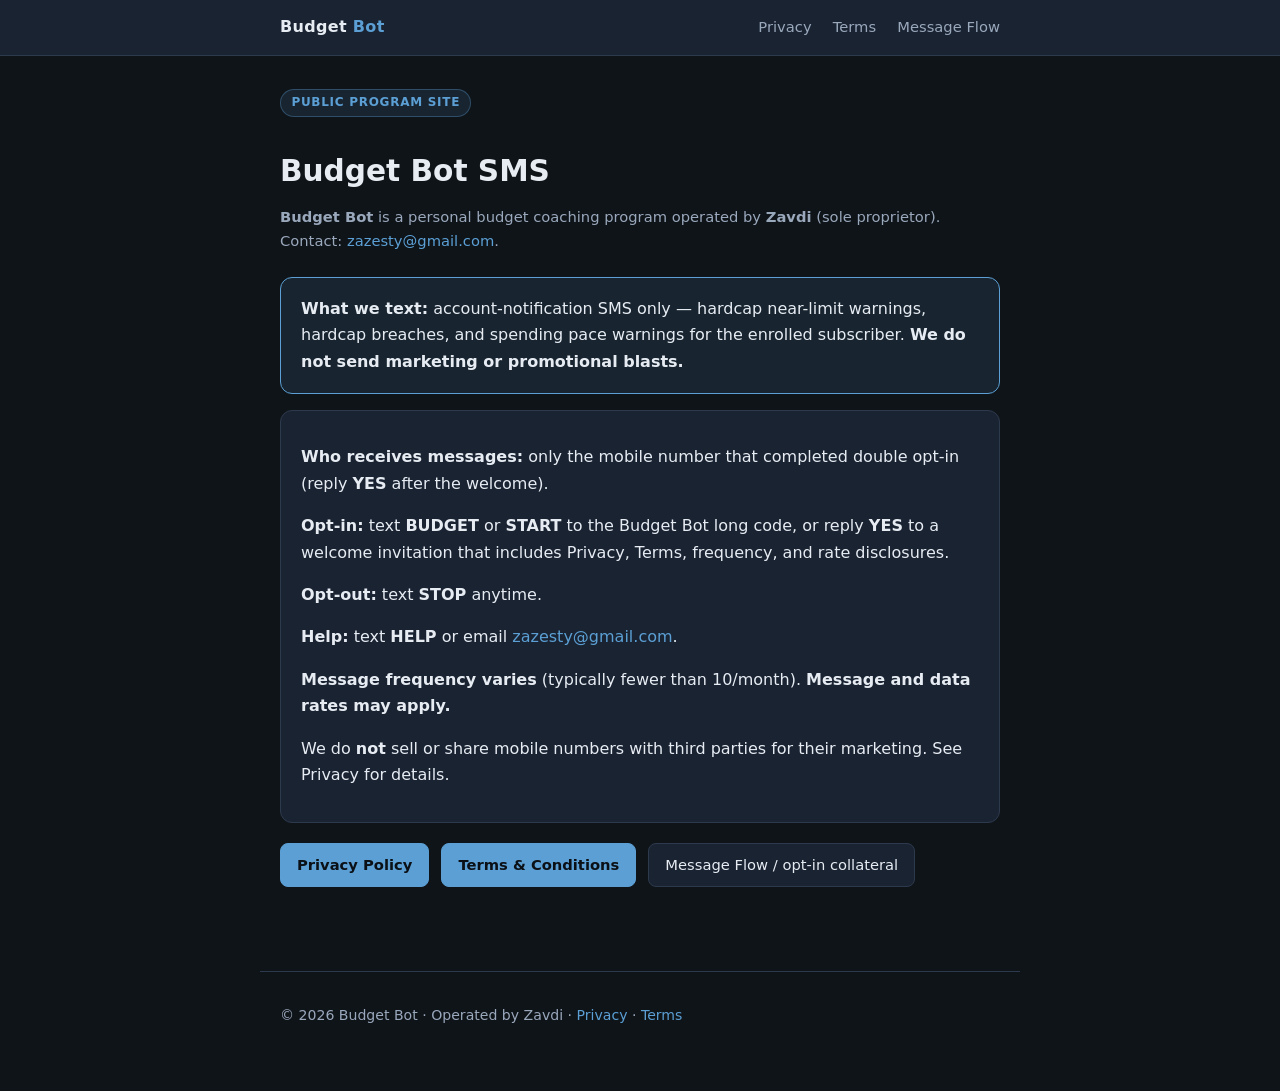
<file: public/budget-bot-sms/index.html>
<!DOCTYPE html>
<html lang="en">
<head>
  <meta charset="utf-8" />
  <meta name="viewport" content="width=device-width, initial-scale=1" />
  <title>Budget Bot SMS — Personal Budget Alerts</title>
  <meta name="description" content="Budget Bot is a personal budget coaching SMS program operated by Zavdi. Hardcap and pace alerts only. Privacy, Terms, and opt-in message flow." />
  <link rel="stylesheet" href="styles.css" />
</head>
<body>
  <header class="site">
    <div class="inner">
      <a class="brand" href="index.html">Budget <span>Bot</span></a>
      <nav>
        <a href="privacy.html">Privacy</a>
        <a href="terms.html">Terms</a>
        <a href="message-flow.html">Message Flow</a>
      </nav>
    </div>
  </header>

  <main class="wrap">
    <div class="badge">Public program site</div>
    <h1>Budget Bot SMS</h1>
    <p class="meta">
      <strong>Budget Bot</strong> is a personal budget coaching program operated by
      <strong>Zavdi</strong> (sole proprietor). Contact:
      <a href="mailto:zazesty@gmail.com">zazesty@gmail.com</a>.
    </p>

    <div class="card highlight">
      <strong>What we text:</strong> account-notification SMS only — hardcap near-limit warnings,
      hardcap breaches, and spending pace warnings for the enrolled subscriber.
      <strong>We do not send marketing or promotional blasts.</strong>
    </div>

    <div class="card">
      <p><strong>Who receives messages:</strong> only the mobile number that completed double opt-in (reply <strong>YES</strong> after the welcome).</p>
      <p><strong>Opt-in:</strong> text <strong>BUDGET</strong> or <strong>START</strong> to the Budget Bot long code, or reply <strong>YES</strong> to a welcome invitation that includes Privacy, Terms, frequency, and rate disclosures.</p>
      <p><strong>Opt-out:</strong> text <strong>STOP</strong> anytime.</p>
      <p><strong>Help:</strong> text <strong>HELP</strong> or email <a href="mailto:zazesty@gmail.com">zazesty@gmail.com</a>.</p>
      <p><strong>Message frequency varies</strong> (typically fewer than 10/month). <strong>Message and data rates may apply.</strong></p>
      <p>We do <strong>not</strong> sell or share mobile numbers with third parties for their marketing. See Privacy for details.</p>
    </div>

    <div class="links-row">
      <a class="btn primary" href="privacy.html">Privacy Policy</a>
      <a class="btn primary" href="terms.html">Terms &amp; Conditions</a>
      <a class="btn" href="message-flow.html">Message Flow / opt-in collateral</a>
    </div>
  </main>

  <footer class="wrap">
    © 2026 Budget Bot · Operated by Zavdi · <a href="privacy.html">Privacy</a> · <a href="terms.html">Terms</a>
  </footer>
</body>
</html>
</file>
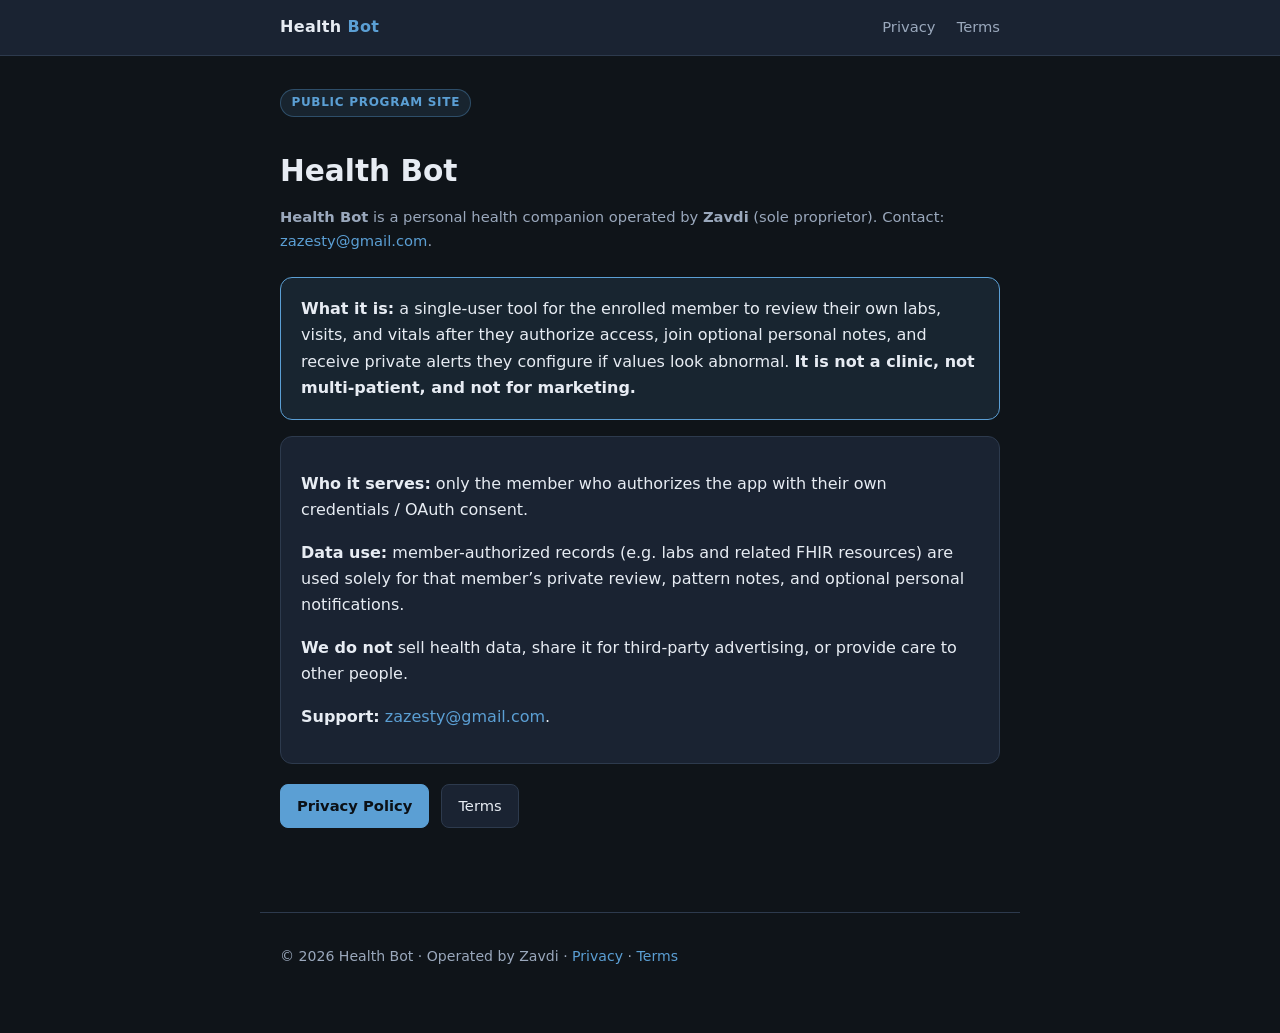
<file: public/health-bot/index.html>
<!DOCTYPE html>
<html lang="en">
<head>
  <meta charset="utf-8" />
  <meta name="viewport" content="width=device-width, initial-scale=1" />
  <title>Health Bot — Personal health companion</title>
  <meta name="description" content="Health Bot is a personal, member-authorized health companion operated by Zavdi. Private lab review and personal alerts only." />
  <link rel="stylesheet" href="styles.css" />
</head>
<body>
  <header class="site">
    <div class="inner">
      <a class="brand" href="index.html">Health <span>Bot</span></a>
      <nav>
        <a href="privacy.html">Privacy</a>
        <a href="terms.html">Terms</a>
      </nav>
    </div>
  </header>

  <main class="wrap">
    <div class="badge">Public program site</div>
    <h1>Health Bot</h1>
    <p class="meta">
      <strong>Health Bot</strong> is a personal health companion operated by
      <strong>Zavdi</strong> (sole proprietor). Contact:
      <a href="mailto:zazesty@gmail.com">zazesty@gmail.com</a>.
    </p>

    <div class="card highlight">
      <strong>What it is:</strong> a single-user tool for the enrolled member to review
      their own labs, visits, and vitals after they authorize access, join optional
      personal notes, and receive private alerts they configure if values look abnormal.
      <strong>It is not a clinic, not multi-patient, and not for marketing.</strong>
    </div>

    <div class="card">
      <p><strong>Who it serves:</strong> only the member who authorizes the app with their own credentials / OAuth consent.</p>
      <p><strong>Data use:</strong> member-authorized records (e.g. labs and related FHIR resources) are used solely for that member’s private review, pattern notes, and optional personal notifications.</p>
      <p><strong>We do not</strong> sell health data, share it for third-party advertising, or provide care to other people.</p>
      <p><strong>Support:</strong> <a href="mailto:zazesty@gmail.com">zazesty@gmail.com</a>.</p>
    </div>

    <div class="links-row">
      <a class="btn primary" href="privacy.html">Privacy Policy</a>
      <a class="btn" href="terms.html">Terms</a>
    </div>
  </main>

  <footer class="wrap">
    © 2026 Health Bot · Operated by Zavdi · <a href="privacy.html">Privacy</a> · <a href="terms.html">Terms</a>
  </footer>
</body>
</html>
</file>
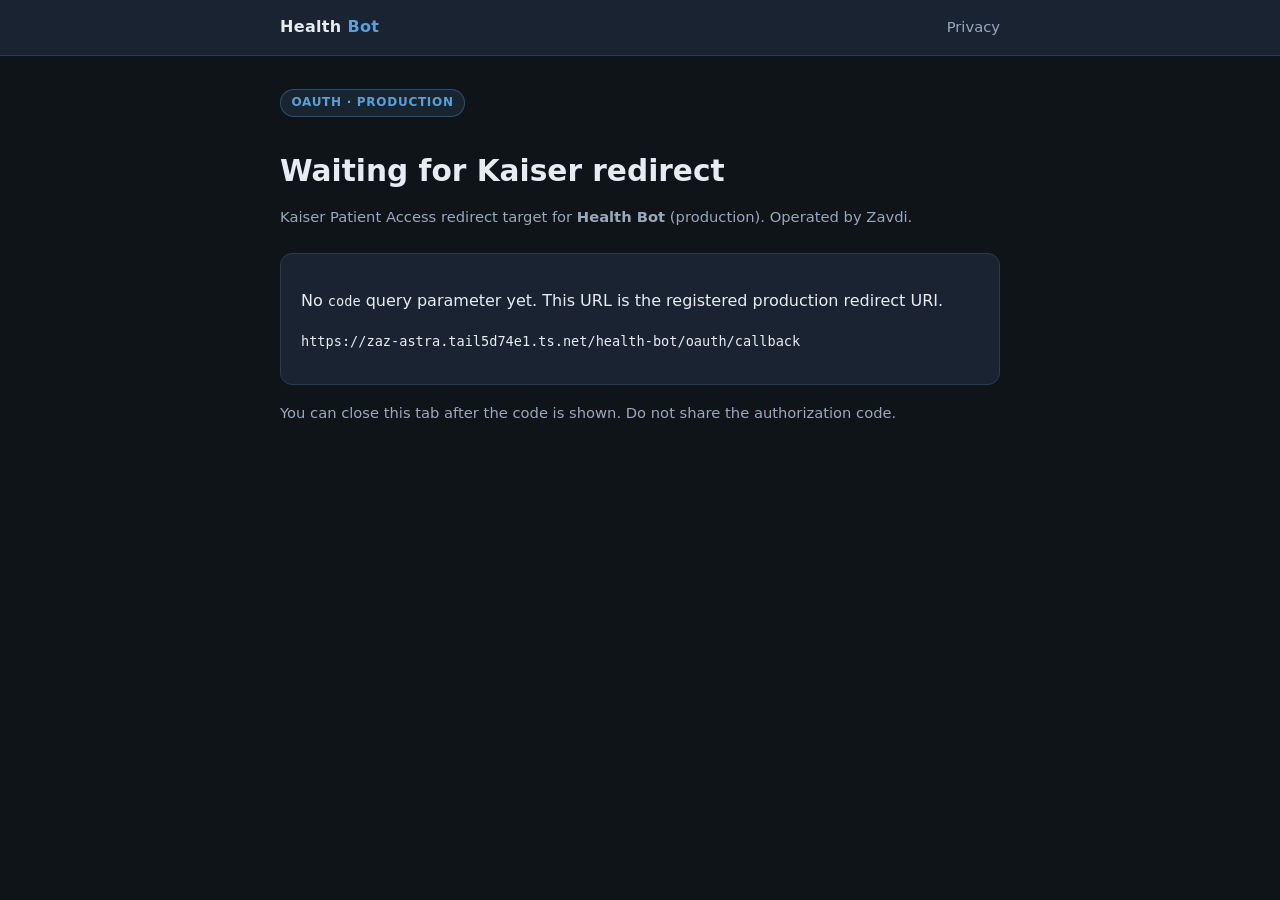
<file: public/health-bot/oauth/callback/index.html>
<!DOCTYPE html>
<html lang="en">
<head>
  <meta charset="utf-8" />
  <meta name="viewport" content="width=device-width, initial-scale=1" />
  <title>Health Bot — OAuth callback (production)</title>
  <link rel="stylesheet" href="../../styles.css" />
  <style>
    code, .mono { font-family: ui-monospace, SFMono-Regular, Menlo, monospace; font-size: 0.85rem; word-break: break-all; }
    .ok { color: var(--ok); }
    .err { color: #f07178; }
    pre.box { background: var(--surface); border: 1px solid var(--border); padding: 1rem; border-radius: 8px; overflow-x: auto; }
  </style>
</head>
<body>
  <header class="site">
    <div class="inner">
      <a class="brand" href="../../index.html">Health <span>Bot</span></a>
      <nav><a href="../../privacy.html">Privacy</a></nav>
    </div>
  </header>
  <main class="wrap">
    <div class="badge">OAuth · production</div>
    <h1 id="title">Completing sign-in…</h1>
    <p class="meta">Kaiser Patient Access redirect target for <strong>Health Bot</strong> (production). Operated by Zavdi.</p>
    <div class="card" id="result">
      <p>Reading authorization response…</p>
    </div>
    <p class="meta">You can close this tab after the code is shown. Do not share the authorization code.</p>
  </main>
  <script>
    (function () {
      const params = new URLSearchParams(window.location.search);
      const err = params.get("error");
      const desc = params.get("error_description") || params.get("error_uri") || "";
      const code = params.get("code");
      const state = params.get("state");
      const el = document.getElementById("result");
      const title = document.getElementById("title");
      if (err) {
        title.textContent = "Authorization failed";
        title.className = "err";
        el.innerHTML = "<p class='err'><strong>error:</strong> <span class='mono'>" + err +
          "</span></p><p class='mono'>" + (desc || "") + "</p>";
        return;
      }
      if (!code) {
        title.textContent = "Waiting for Kaiser redirect";
        el.innerHTML = "<p>No <code>code</code> query parameter yet. This URL is the registered production redirect URI.</p>" +
          "<p class='mono'>https://zaz-astra.tail5d74e1.ts.net/health-bot/oauth/callback</p>";
        return;
      }
      title.textContent = "Authorization received";
      title.className = "ok";
      el.innerHTML =
        "<p class='ok'>Kaiser redirected successfully. Keep this code private.</p>" +
        "<p><strong>code</strong></p><pre class='box mono' id='code'></pre>" +
        (state ? "<p><strong>state</strong></p><pre class='box mono' id='state'></pre>" : "") +
        "<p class='meta'>Next: exchange code for tokens on-box (Health Bot CLI) — never paste into chat logs.</p>";
      document.getElementById("code").textContent = code;
      if (state) document.getElementById("state").textContent = state;
      // Optional: hand off to local capture service if running (same machine only via funnel proxy later)
      try {
        fetch("/health-bot/oauth/capture", {
          method: "POST",
          headers: { "Content-Type": "application/json" },
          body: JSON.stringify({ env: "production", code: code, state: state, ts: new Date().toISOString() })
        }).catch(function () {});
      } catch (e) {}
    })();
  </script>
</body>
</html>
</file>
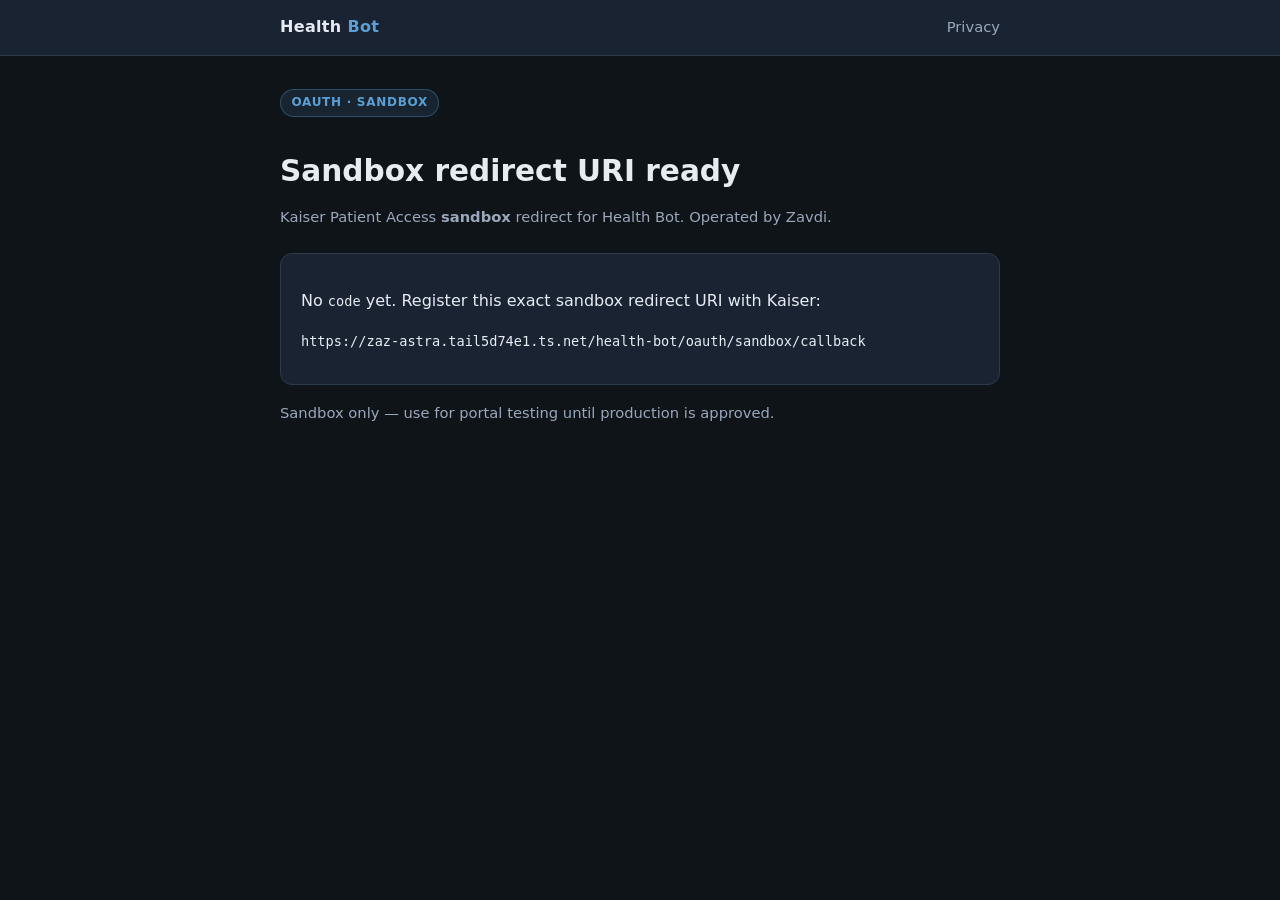
<file: public/health-bot/oauth/sandbox/callback/index.html>
<!DOCTYPE html>
<html lang="en">
<head>
  <meta charset="utf-8" />
  <meta name="viewport" content="width=device-width, initial-scale=1" />
  <title>Health Bot — OAuth callback (sandbox)</title>
  <link rel="stylesheet" href="../../../styles.css" />
  <style>
    code, .mono { font-family: ui-monospace, SFMono-Regular, Menlo, monospace; font-size: 0.85rem; word-break: break-all; }
    .ok { color: var(--ok); }
    .err { color: #f07178; }
    pre.box { background: var(--surface); border: 1px solid var(--border); padding: 1rem; border-radius: 8px; overflow-x: auto; }
  </style>
</head>
<body>
  <header class="site">
    <div class="inner">
      <a class="brand" href="../../../index.html">Health <span>Bot</span></a>
      <nav><a href="../../../privacy.html">Privacy</a></nav>
    </div>
  </header>
  <main class="wrap">
    <div class="badge">OAuth · sandbox</div>
    <h1 id="title">Completing sandbox sign-in…</h1>
    <p class="meta">Kaiser Patient Access <strong>sandbox</strong> redirect for Health Bot. Operated by Zavdi.</p>
    <div class="card" id="result">
      <p>Reading authorization response…</p>
    </div>
    <p class="meta">Sandbox only — use for portal testing until production is approved.</p>
  </main>
  <script>
    (function () {
      const params = new URLSearchParams(window.location.search);
      const err = params.get("error");
      const desc = params.get("error_description") || params.get("error_uri") || "";
      const code = params.get("code");
      const state = params.get("state");
      const el = document.getElementById("result");
      const title = document.getElementById("title");
      if (err) {
        title.textContent = "Sandbox authorization failed";
        title.className = "err";
        el.innerHTML = "<p class='err'><strong>error:</strong> <span class='mono'>" + err +
          "</span></p><p class='mono'>" + (desc || "") + "</p>";
        return;
      }
      if (!code) {
        title.textContent = "Sandbox redirect URI ready";
        el.innerHTML = "<p>No <code>code</code> yet. Register this exact sandbox redirect URI with Kaiser:</p>" +
          "<p class='mono'>https://zaz-astra.tail5d74e1.ts.net/health-bot/oauth/sandbox/callback</p>";
        return;
      }
      title.textContent = "Sandbox authorization received";
      title.className = "ok";
      el.innerHTML =
        "<p class='ok'>Sandbox redirect OK. Keep the code private.</p>" +
        "<p><strong>code</strong></p><pre class='box mono' id='code'></pre>" +
        (state ? "<p><strong>state</strong></p><pre class='box mono' id='state'></pre>" : "") +
        "<p class='meta'>Exchange on-box only; do not paste codes into chats or GitHub.</p>";
      document.getElementById("code").textContent = code;
      if (state) document.getElementById("state").textContent = state;
    })();
  </script>
</body>
</html>
</file>
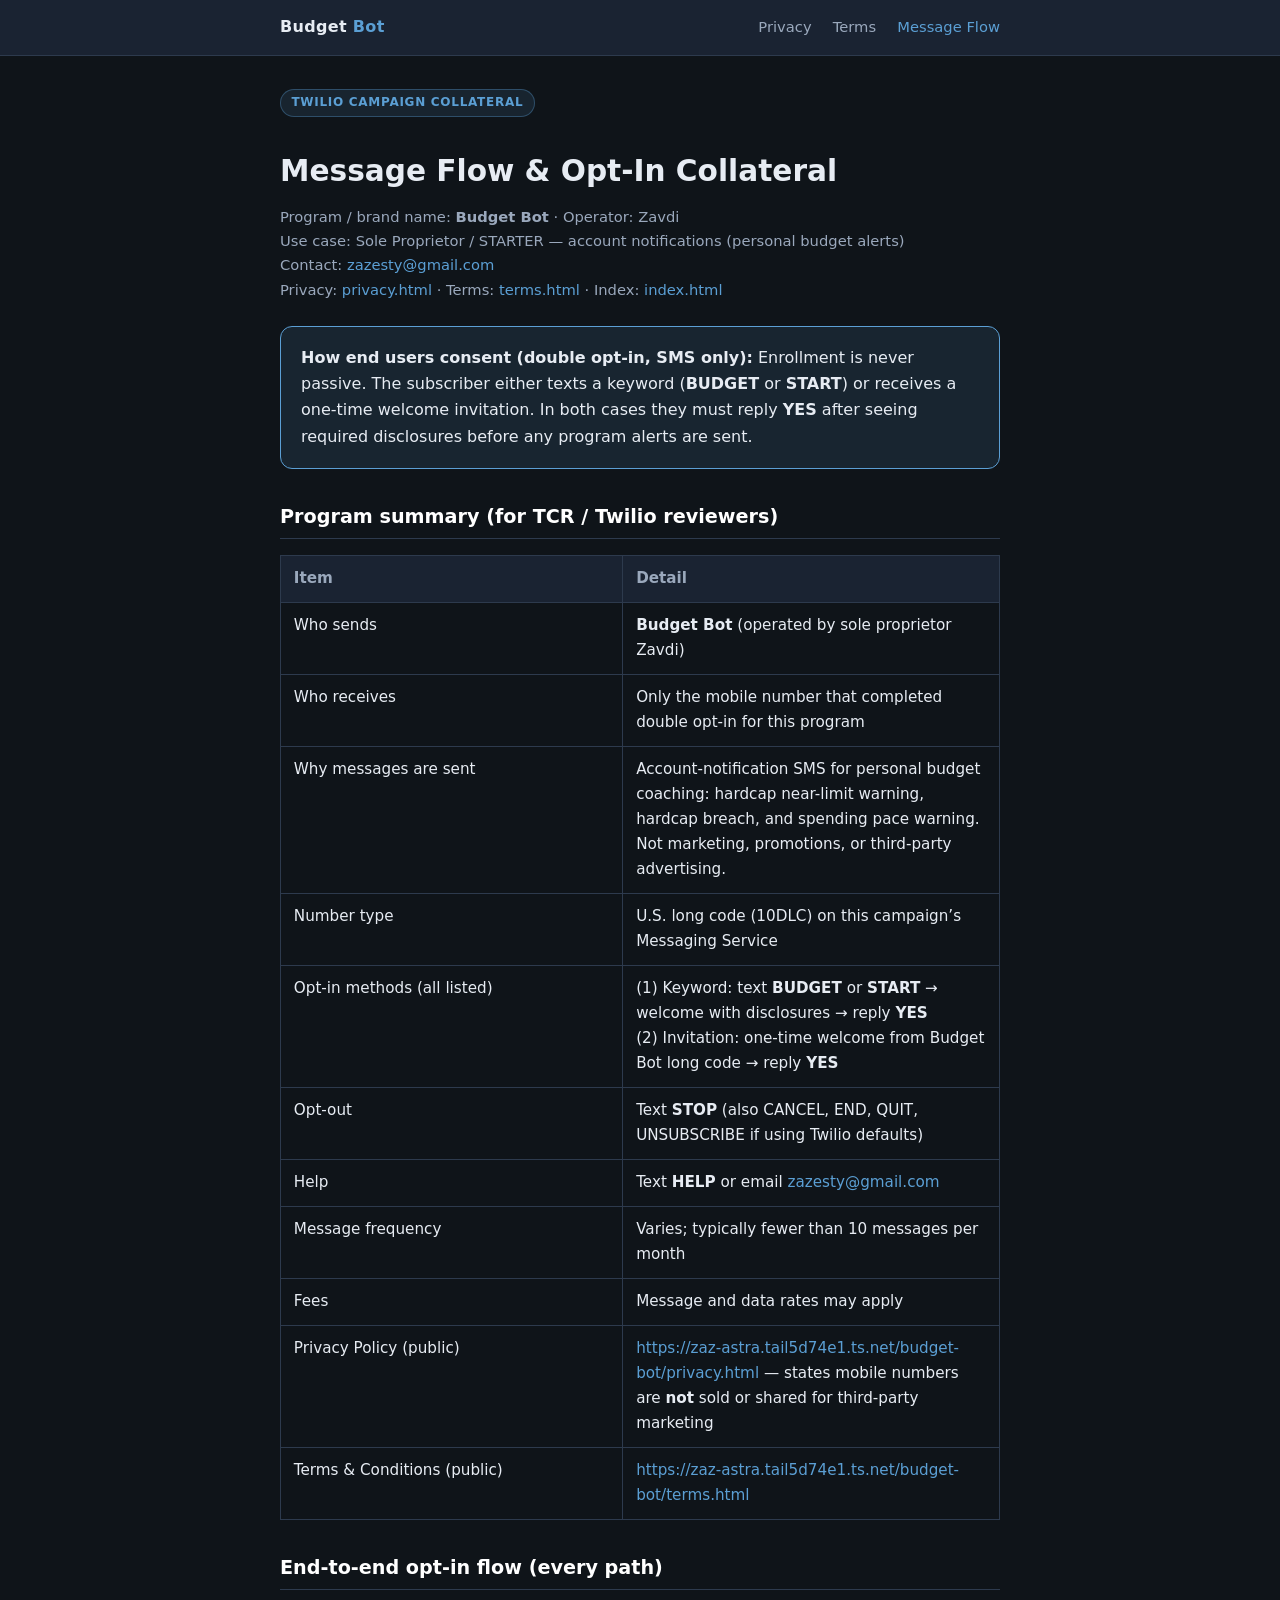
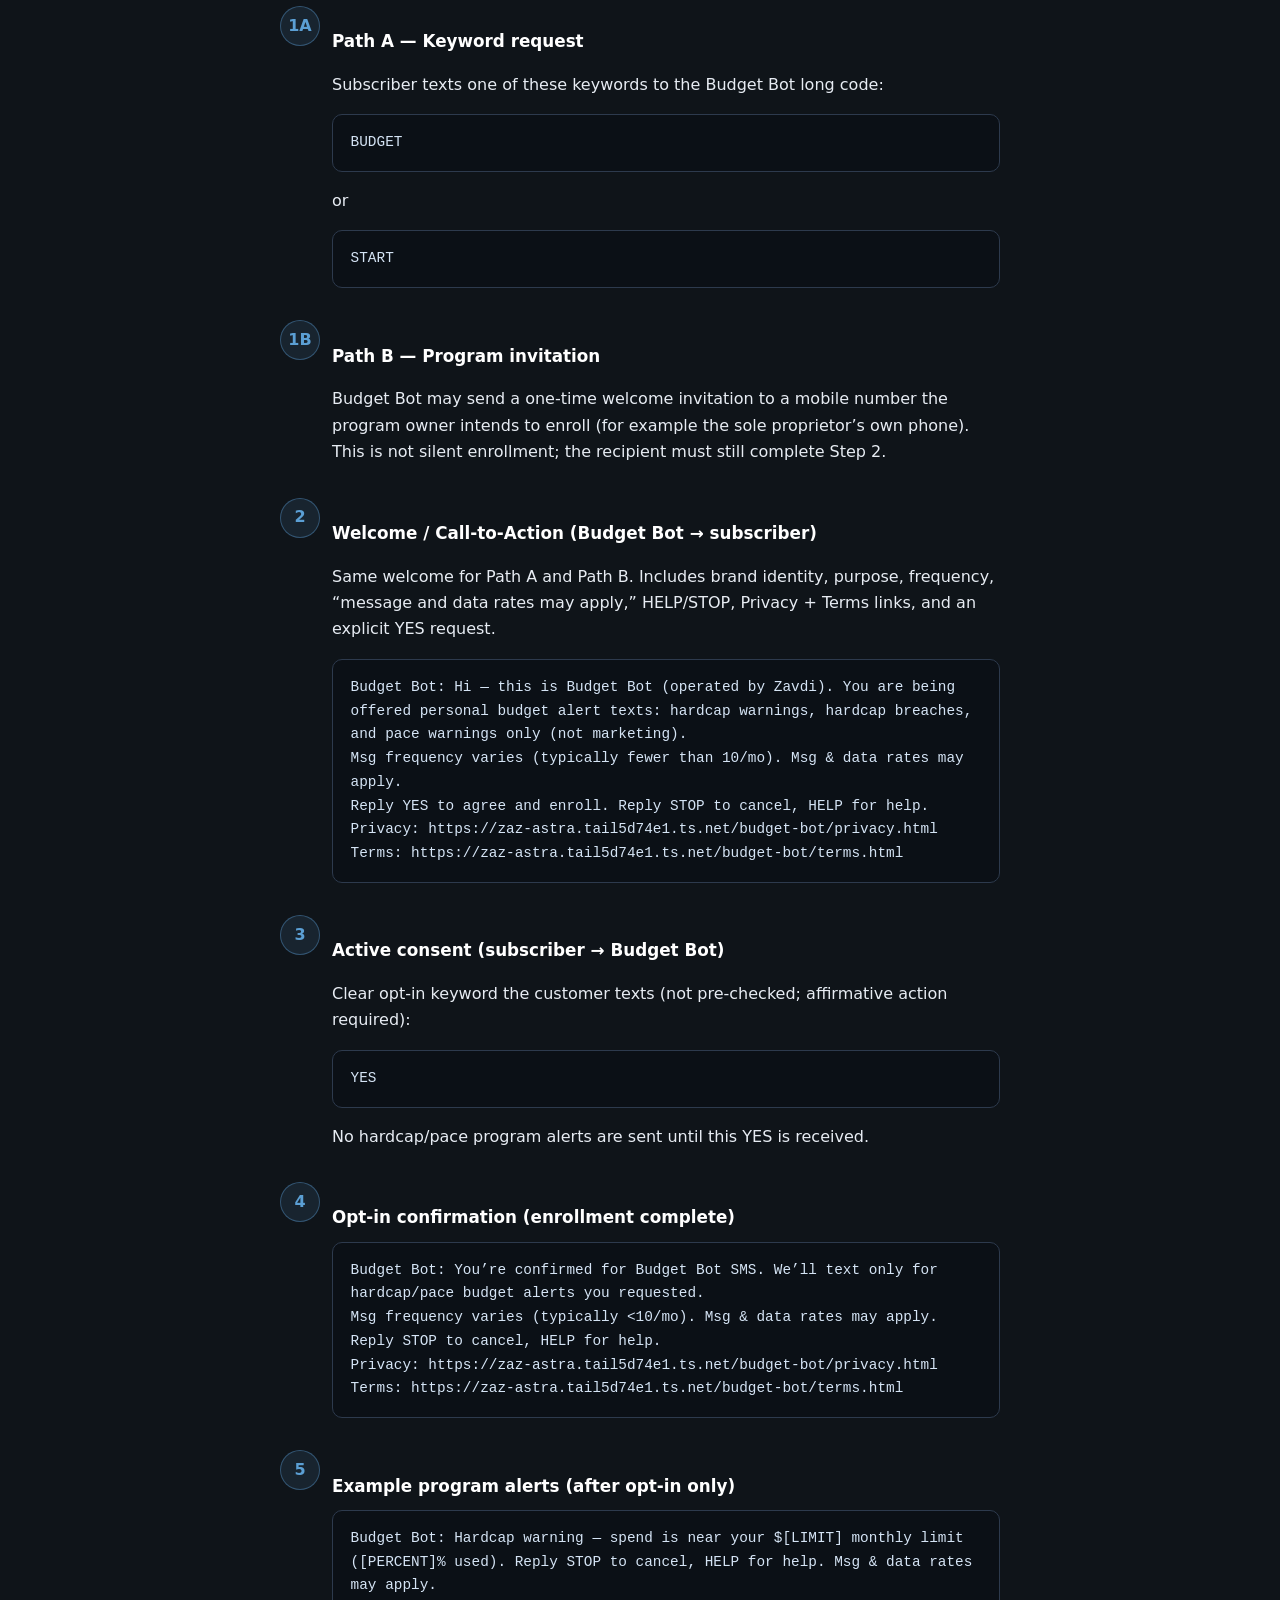
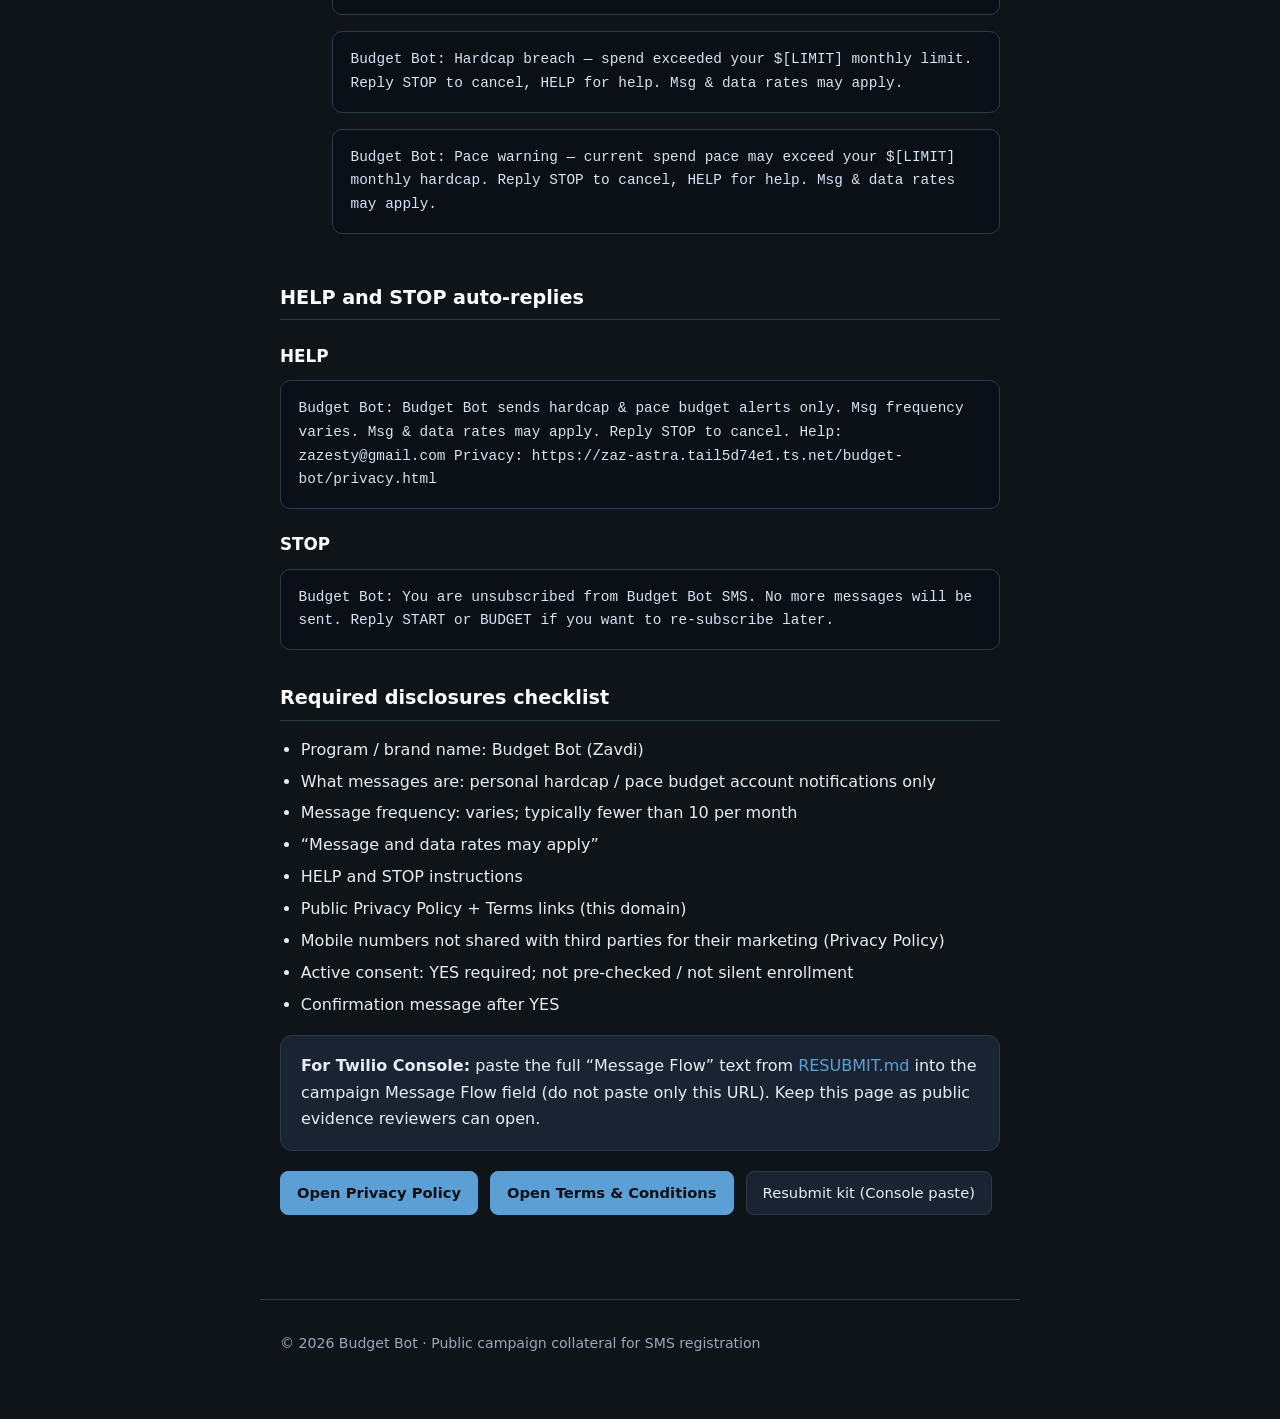
<file: public/budget-bot-sms/message-flow.html>
<!DOCTYPE html>
<html lang="en">
<head>
  <meta charset="utf-8" />
  <meta name="viewport" content="width=device-width, initial-scale=1" />
  <title>Message Flow &amp; Campaign Collateral — Budget Bot SMS</title>
  <meta name="description" content="Twilio A2P campaign message flow, sample messages, and opt-in collateral for Budget Bot SMS." />
  <link rel="stylesheet" href="styles.css" />
</head>
<body>
  <header class="site">
    <div class="inner">
      <a class="brand" href="index.html">Budget <span>Bot</span></a>
      <nav>
        <a href="privacy.html">Privacy</a>
        <a href="terms.html">Terms</a>
        <a href="message-flow.html" class="active">Message Flow</a>
      </nav>
    </div>
  </header>

  <main class="wrap">
    <div class="badge">Twilio campaign collateral</div>
    <h1>Message Flow &amp; Opt-In Collateral</h1>
    <p class="meta">
      Program / brand name: <strong>Budget Bot</strong> · Operator: Zavdi<br />
      Use case: Sole Proprietor / STARTER — account notifications (personal budget alerts)<br />
      Contact: <a href="mailto:zazesty@gmail.com">zazesty@gmail.com</a><br />
      Privacy: <a href="privacy.html">privacy.html</a> ·
      Terms: <a href="terms.html">terms.html</a> ·
      Index: <a href="index.html">index.html</a>
    </p>

    <div class="card highlight">
      <strong>How end users consent (double opt-in, SMS only):</strong>
      Enrollment is never passive. The subscriber either texts a keyword
      (<strong>BUDGET</strong> or <strong>START</strong>) or receives a one-time welcome
      invitation. In both cases they must reply <strong>YES</strong> after seeing
      required disclosures before any program alerts are sent.
    </div>

    <h2>Program summary (for TCR / Twilio reviewers)</h2>
    <table>
      <tr><th>Item</th><th>Detail</th></tr>
      <tr>
        <td>Who sends</td>
        <td><strong>Budget Bot</strong> (operated by sole proprietor Zavdi)</td>
      </tr>
      <tr>
        <td>Who receives</td>
        <td>Only the mobile number that completed double opt-in for this program</td>
      </tr>
      <tr>
        <td>Why messages are sent</td>
        <td>
          Account-notification SMS for personal budget coaching:
          hardcap near-limit warning, hardcap breach, and spending pace warning.
          Not marketing, promotions, or third-party advertising.
        </td>
      </tr>
      <tr>
        <td>Number type</td>
        <td>U.S. long code (10DLC) on this campaign’s Messaging Service</td>
      </tr>
      <tr>
        <td>Opt-in methods (all listed)</td>
        <td>
          (1) Keyword: text <strong>BUDGET</strong> or <strong>START</strong> → welcome with disclosures → reply <strong>YES</strong><br />
          (2) Invitation: one-time welcome from Budget Bot long code → reply <strong>YES</strong>
        </td>
      </tr>
      <tr>
        <td>Opt-out</td>
        <td>Text <strong>STOP</strong> (also CANCEL, END, QUIT, UNSUBSCRIBE if using Twilio defaults)</td>
      </tr>
      <tr>
        <td>Help</td>
        <td>Text <strong>HELP</strong> or email <a href="mailto:zazesty@gmail.com">zazesty@gmail.com</a></td>
      </tr>
      <tr>
        <td>Message frequency</td>
        <td>Varies; typically fewer than 10 messages per month</td>
      </tr>
      <tr>
        <td>Fees</td>
        <td>Message and data rates may apply</td>
      </tr>
      <tr>
        <td>Privacy Policy (public)</td>
        <td>
          <a href="https://zaz-astra.tail5d74e1.ts.net/budget-bot/privacy.html">https://zaz-astra.tail5d74e1.ts.net/budget-bot/privacy.html</a>
          — states mobile numbers are <strong>not</strong> sold or shared for third-party marketing
        </td>
      </tr>
      <tr>
        <td>Terms &amp; Conditions (public)</td>
        <td>
          <a href="https://zaz-astra.tail5d74e1.ts.net/budget-bot/terms.html">https://zaz-astra.tail5d74e1.ts.net/budget-bot/terms.html</a>
        </td>
      </tr>
    </table>

    <h2>End-to-end opt-in flow (every path)</h2>

    <div class="flow-step">
      <div class="step-num">1A</div>
      <div>
        <h3>Path A — Keyword request</h3>
        <p>Subscriber texts one of these keywords to the Budget Bot long code:</p>
        <div class="sms">BUDGET</div>
        <p>or</p>
        <div class="sms">START</div>
      </div>
    </div>

    <div class="flow-step">
      <div class="step-num">1B</div>
      <div>
        <h3>Path B — Program invitation</h3>
        <p>
          Budget Bot may send a one-time welcome invitation to a mobile number the program owner
          intends to enroll (for example the sole proprietor’s own phone). This is not silent enrollment;
          the recipient must still complete Step 2.
        </p>
      </div>
    </div>

    <div class="flow-step">
      <div class="step-num">2</div>
      <div>
        <h3>Welcome / Call-to-Action (Budget Bot → subscriber)</h3>
        <p>
          Same welcome for Path A and Path B. Includes brand identity, purpose, frequency,
          “message and data rates may apply,” HELP/STOP, Privacy + Terms links, and an explicit YES request.
        </p>
        <div class="sms">Budget Bot: Hi — this is Budget Bot (operated by Zavdi). You are being offered personal budget alert texts: hardcap warnings, hardcap breaches, and pace warnings only (not marketing).
Msg frequency varies (typically fewer than 10/mo). Msg &amp; data rates may apply.
Reply YES to agree and enroll. Reply STOP to cancel, HELP for help.
Privacy: https://zaz-astra.tail5d74e1.ts.net/budget-bot/privacy.html
Terms: https://zaz-astra.tail5d74e1.ts.net/budget-bot/terms.html</div>
      </div>
    </div>

    <div class="flow-step">
      <div class="step-num">3</div>
      <div>
        <h3>Active consent (subscriber → Budget Bot)</h3>
        <p>Clear opt-in keyword the customer texts (not pre-checked; affirmative action required):</p>
        <div class="sms">YES</div>
        <p>No hardcap/pace program alerts are sent until this YES is received.</p>
      </div>
    </div>

    <div class="flow-step">
      <div class="step-num">4</div>
      <div>
        <h3>Opt-in confirmation (enrollment complete)</h3>
        <div class="sms">Budget Bot: You’re confirmed for Budget Bot SMS. We’ll text only for hardcap/pace budget alerts you requested.
Msg frequency varies (typically &lt;10/mo). Msg &amp; data rates may apply.
Reply STOP to cancel, HELP for help.
Privacy: https://zaz-astra.tail5d74e1.ts.net/budget-bot/privacy.html
Terms: https://zaz-astra.tail5d74e1.ts.net/budget-bot/terms.html</div>
      </div>
    </div>

    <div class="flow-step">
      <div class="step-num">5</div>
      <div>
        <h3>Example program alerts (after opt-in only)</h3>
        <div class="sms">Budget Bot: Hardcap warning — spend is near your $[LIMIT] monthly limit ([PERCENT]% used). Reply STOP to cancel, HELP for help. Msg &amp; data rates may apply.</div>
        <div class="sms">Budget Bot: Hardcap breach — spend exceeded your $[LIMIT] monthly limit. Reply STOP to cancel, HELP for help. Msg &amp; data rates may apply.</div>
        <div class="sms">Budget Bot: Pace warning — current spend pace may exceed your $[LIMIT] monthly hardcap. Reply STOP to cancel, HELP for help. Msg &amp; data rates may apply.</div>
      </div>
    </div>

    <h2>HELP and STOP auto-replies</h2>
    <h3>HELP</h3>
    <div class="sms">Budget Bot: Budget Bot sends hardcap &amp; pace budget alerts only. Msg frequency varies. Msg &amp; data rates may apply. Reply STOP to cancel. Help: zazesty@gmail.com Privacy: https://zaz-astra.tail5d74e1.ts.net/budget-bot/privacy.html</div>

    <h3>STOP</h3>
    <div class="sms">Budget Bot: You are unsubscribed from Budget Bot SMS. No more messages will be sent. Reply START or BUDGET if you want to re-subscribe later.</div>

    <h2>Required disclosures checklist</h2>
    <ul>
      <li>Program / brand name: Budget Bot (Zavdi)</li>
      <li>What messages are: personal hardcap / pace budget account notifications only</li>
      <li>Message frequency: varies; typically fewer than 10 per month</li>
      <li>“Message and data rates may apply”</li>
      <li>HELP and STOP instructions</li>
      <li>Public Privacy Policy + Terms links (this domain)</li>
      <li>Mobile numbers not shared with third parties for their marketing (Privacy Policy)</li>
      <li>Active consent: YES required; not pre-checked / not silent enrollment</li>
      <li>Confirmation message after YES</li>
    </ul>

    <div class="card">
      <strong>For Twilio Console:</strong> paste the full “Message Flow” text from
      <a href="RESUBMIT.md">RESUBMIT.md</a> into the campaign Message Flow field
      (do not paste only this URL). Keep this page as public evidence reviewers can open.
    </div>

    <div class="links-row">
      <a class="btn primary" href="privacy.html">Open Privacy Policy</a>
      <a class="btn primary" href="terms.html">Open Terms &amp; Conditions</a>
      <a class="btn" href="RESUBMIT.md">Resubmit kit (Console paste)</a>
    </div>
  </main>

  <footer class="wrap">
    © 2026 Budget Bot · Public campaign collateral for SMS registration
  </footer>
</body>
</html>
</file>
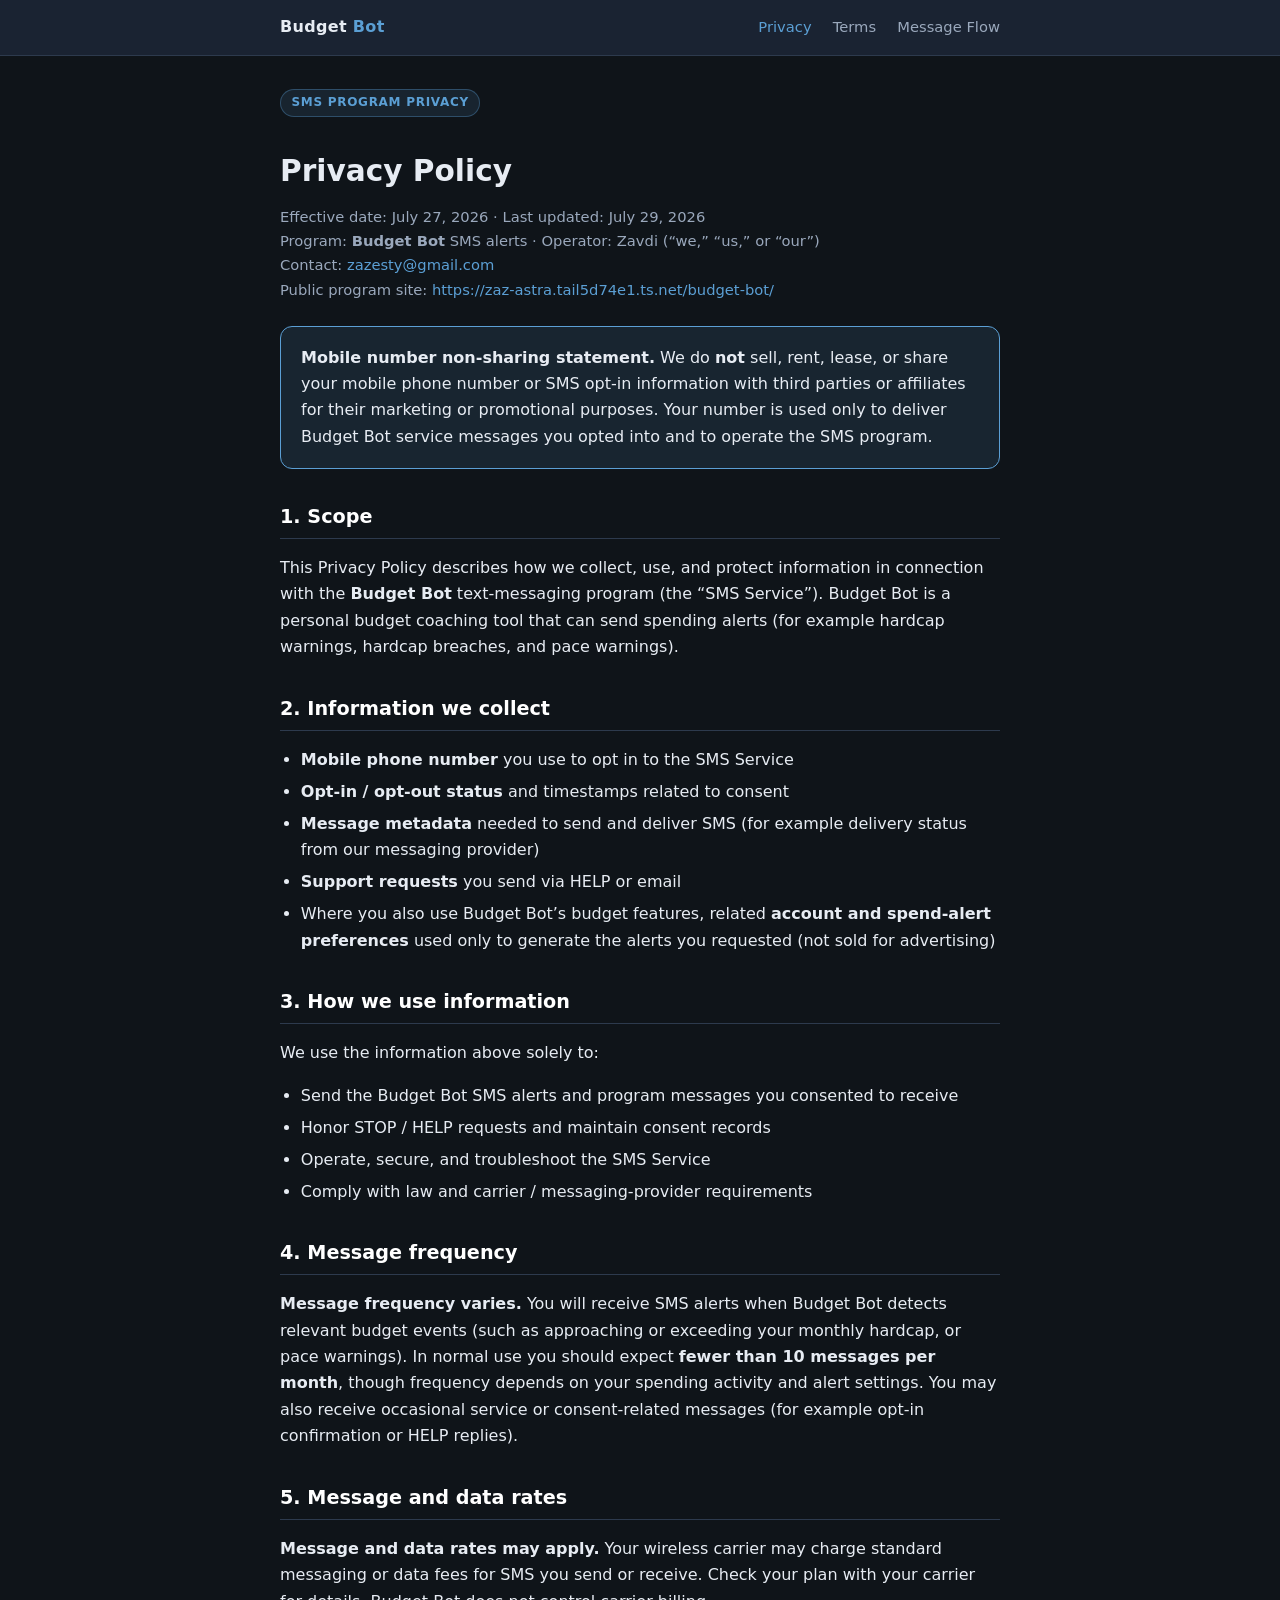
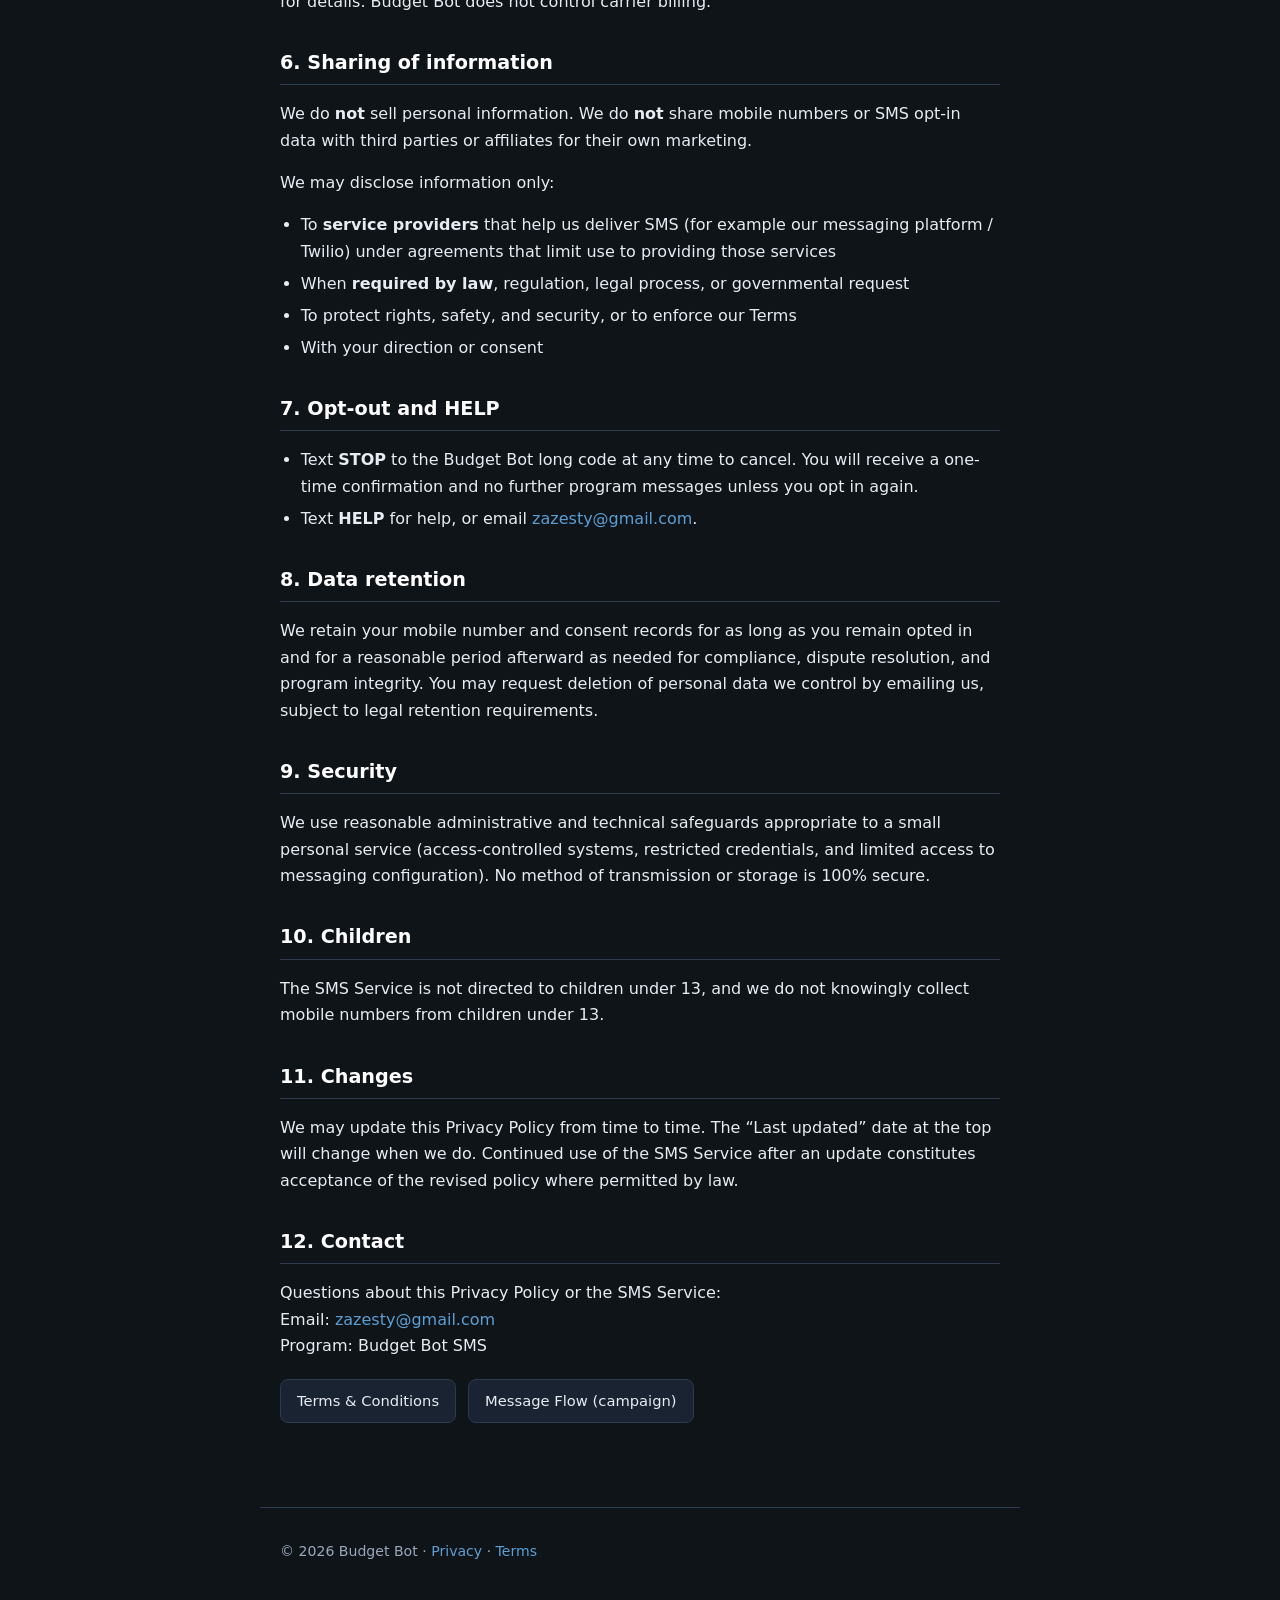
<file: public/budget-bot-sms/privacy.html>
<!DOCTYPE html>
<html lang="en">
<head>
  <meta charset="utf-8" />
  <meta name="viewport" content="width=device-width, initial-scale=1" />
  <title>Privacy Policy — Budget Bot SMS</title>
  <meta name="description" content="Privacy Policy for Budget Bot SMS alerts. We do not sell or share mobile numbers." />
  <link rel="stylesheet" href="styles.css" />
</head>
<body>
  <header class="site">
    <div class="inner">
      <a class="brand" href="index.html">Budget <span>Bot</span></a>
      <nav>
        <a href="privacy.html" class="active">Privacy</a>
        <a href="terms.html">Terms</a>
        <a href="message-flow.html">Message Flow</a>
      </nav>
    </div>
  </header>

  <main class="wrap">
    <div class="badge">SMS program privacy</div>
    <h1>Privacy Policy</h1>
    <p class="meta">
      Effective date: July 27, 2026 · Last updated: July 29, 2026<br />
      Program: <strong>Budget Bot</strong> SMS alerts · Operator: Zavdi (“we,” “us,” or “our”)<br />
      Contact: <a href="mailto:zazesty@gmail.com">zazesty@gmail.com</a><br />
      Public program site: <a href="https://zaz-astra.tail5d74e1.ts.net/budget-bot/">https://zaz-astra.tail5d74e1.ts.net/budget-bot/</a>
    </p>

    <div class="card highlight">
      <strong>Mobile number non-sharing statement.</strong>
      We do <strong>not</strong> sell, rent, lease, or share your mobile phone number or SMS opt-in information
      with third parties or affiliates for their marketing or promotional purposes.
      Your number is used only to deliver Budget Bot service messages you opted into and to operate the SMS program.
    </div>

    <h2>1. Scope</h2>
    <p>
      This Privacy Policy describes how we collect, use, and protect information in connection with the
      <strong>Budget Bot</strong> text-messaging program (the “SMS Service”). Budget Bot is a personal budget
      coaching tool that can send spending alerts (for example hardcap warnings, hardcap breaches, and pace warnings).
    </p>

    <h2>2. Information we collect</h2>
    <ul>
      <li><strong>Mobile phone number</strong> you use to opt in to the SMS Service</li>
      <li><strong>Opt-in / opt-out status</strong> and timestamps related to consent</li>
      <li><strong>Message metadata</strong> needed to send and deliver SMS (for example delivery status from our messaging provider)</li>
      <li><strong>Support requests</strong> you send via HELP or email</li>
      <li>Where you also use Budget Bot’s budget features, related <strong>account and spend-alert preferences</strong> used only to generate the alerts you requested (not sold for advertising)</li>
    </ul>

    <h2>3. How we use information</h2>
    <p>We use the information above solely to:</p>
    <ul>
      <li>Send the Budget Bot SMS alerts and program messages you consented to receive</li>
      <li>Honor STOP / HELP requests and maintain consent records</li>
      <li>Operate, secure, and troubleshoot the SMS Service</li>
      <li>Comply with law and carrier / messaging-provider requirements</li>
    </ul>

    <h2>4. Message frequency</h2>
    <p>
      <strong>Message frequency varies.</strong>
      You will receive SMS alerts when Budget Bot detects relevant budget events (such as approaching or exceeding your
      monthly hardcap, or pace warnings). In normal use you should expect
      <strong>fewer than 10 messages per month</strong>, though frequency depends on your spending activity and alert settings.
      You may also receive occasional service or consent-related messages (for example opt-in confirmation or HELP replies).
    </p>

    <h2>5. Message and data rates</h2>
    <p>
      <strong>Message and data rates may apply.</strong>
      Your wireless carrier may charge standard messaging or data fees for SMS you send or receive.
      Check your plan with your carrier for details. Budget Bot does not control carrier billing.
    </p>

    <h2>6. Sharing of information</h2>
    <p>
      We do <strong>not</strong> sell personal information. We do <strong>not</strong> share mobile numbers or SMS opt-in data
      with third parties or affiliates for their own marketing.
    </p>
    <p>We may disclose information only:</p>
    <ul>
      <li>To <strong>service providers</strong> that help us deliver SMS (for example our messaging platform / Twilio) under agreements that limit use to providing those services</li>
      <li>When <strong>required by law</strong>, regulation, legal process, or governmental request</li>
      <li>To protect rights, safety, and security, or to enforce our Terms</li>
      <li>With your direction or consent</li>
    </ul>

    <h2>7. Opt-out and HELP</h2>
    <ul>
      <li>Text <strong>STOP</strong> to the Budget Bot long code at any time to cancel. You will receive a one-time confirmation and no further program messages unless you opt in again.</li>
      <li>Text <strong>HELP</strong> for help, or email <a href="mailto:zazesty@gmail.com">zazesty@gmail.com</a>.</li>
    </ul>

    <h2>8. Data retention</h2>
    <p>
      We retain your mobile number and consent records for as long as you remain opted in and for a reasonable period
      afterward as needed for compliance, dispute resolution, and program integrity. You may request deletion of personal
      data we control by emailing us, subject to legal retention requirements.
    </p>

    <h2>9. Security</h2>
    <p>
      We use reasonable administrative and technical safeguards appropriate to a small personal service
      (access-controlled systems, restricted credentials, and limited access to messaging configuration).
      No method of transmission or storage is 100% secure.
    </p>

    <h2>10. Children</h2>
    <p>
      The SMS Service is not directed to children under 13, and we do not knowingly collect mobile numbers from children under 13.
    </p>

    <h2>11. Changes</h2>
    <p>
      We may update this Privacy Policy from time to time. The “Last updated” date at the top will change when we do.
      Continued use of the SMS Service after an update constitutes acceptance of the revised policy where permitted by law.
    </p>

    <h2>12. Contact</h2>
    <p>
      Questions about this Privacy Policy or the SMS Service:<br />
      Email: <a href="mailto:zazesty@gmail.com">zazesty@gmail.com</a><br />
      Program: Budget Bot SMS
    </p>

    <div class="links-row">
      <a class="btn" href="terms.html">Terms &amp; Conditions</a>
      <a class="btn" href="message-flow.html">Message Flow (campaign)</a>
    </div>
  </main>

  <footer class="wrap">
    © 2026 Budget Bot · <a href="privacy.html">Privacy</a> · <a href="terms.html">Terms</a>
  </footer>
</body>
</html>
</file>
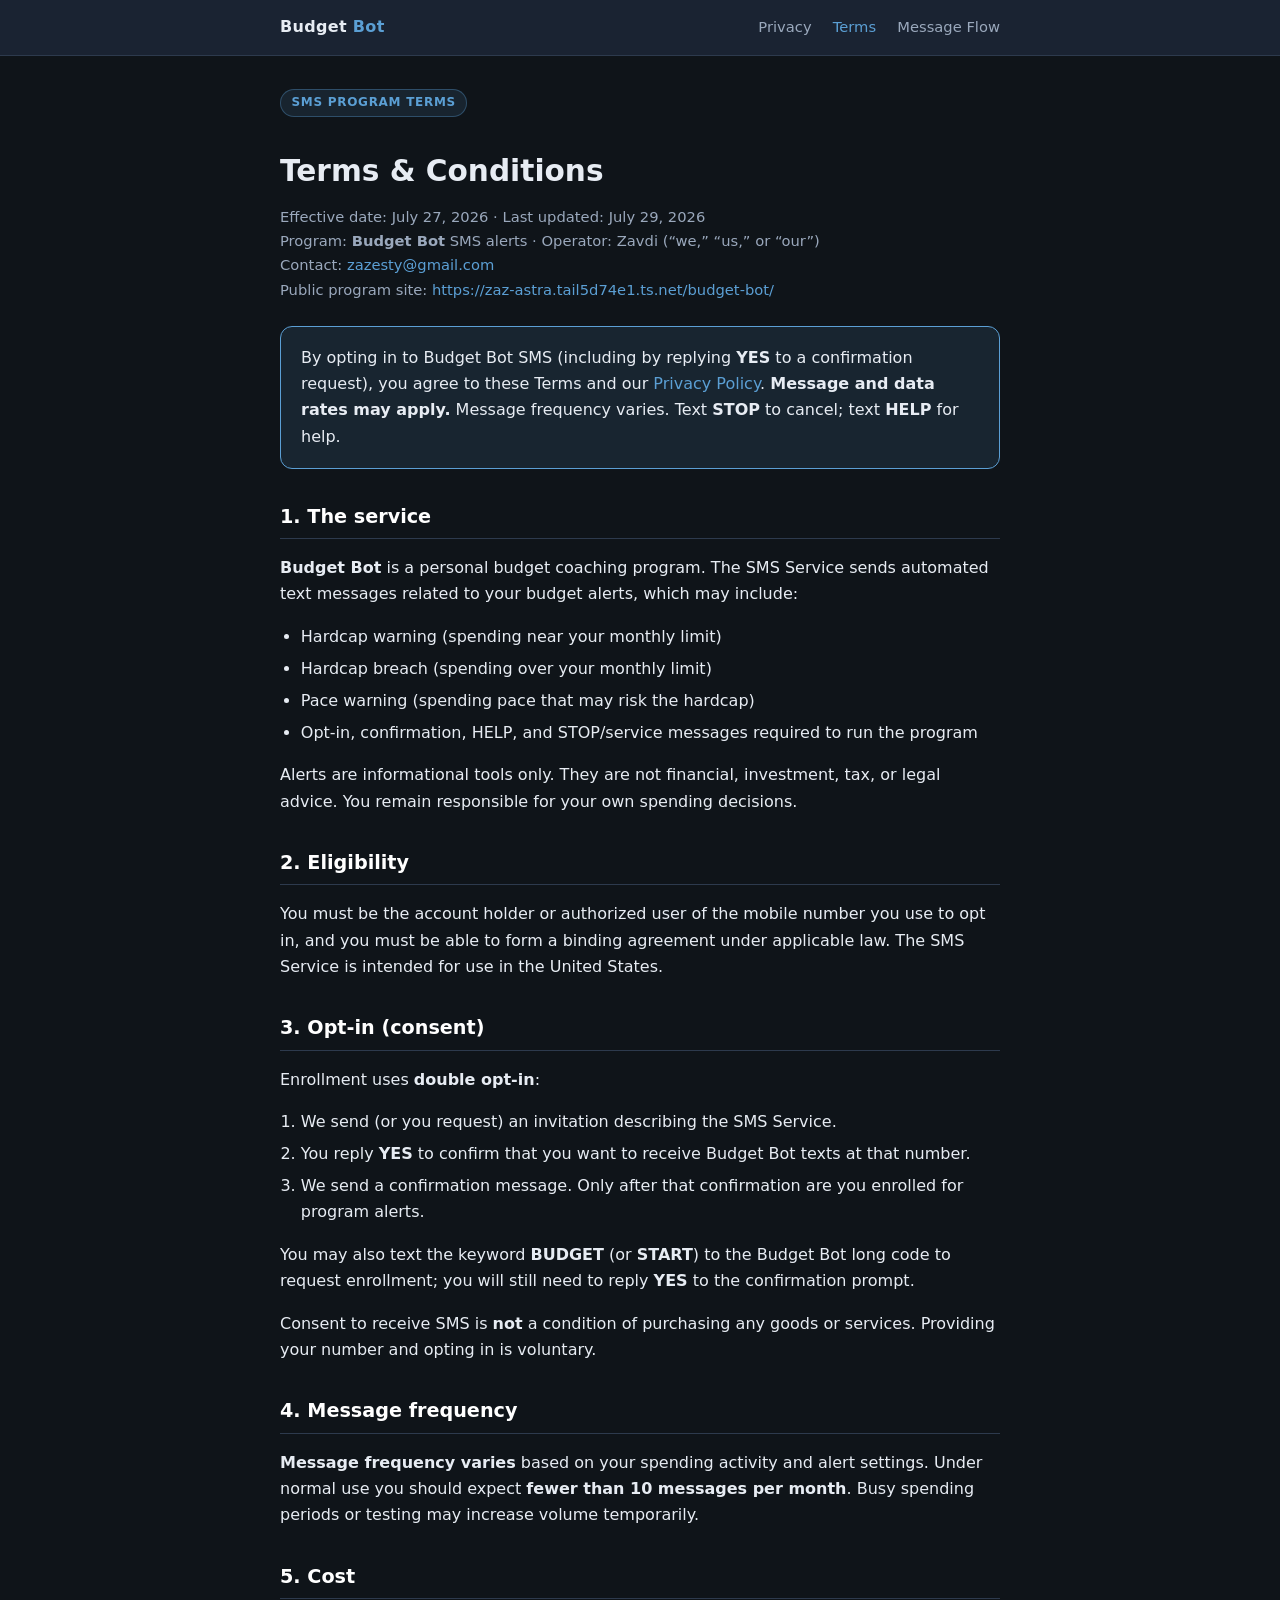
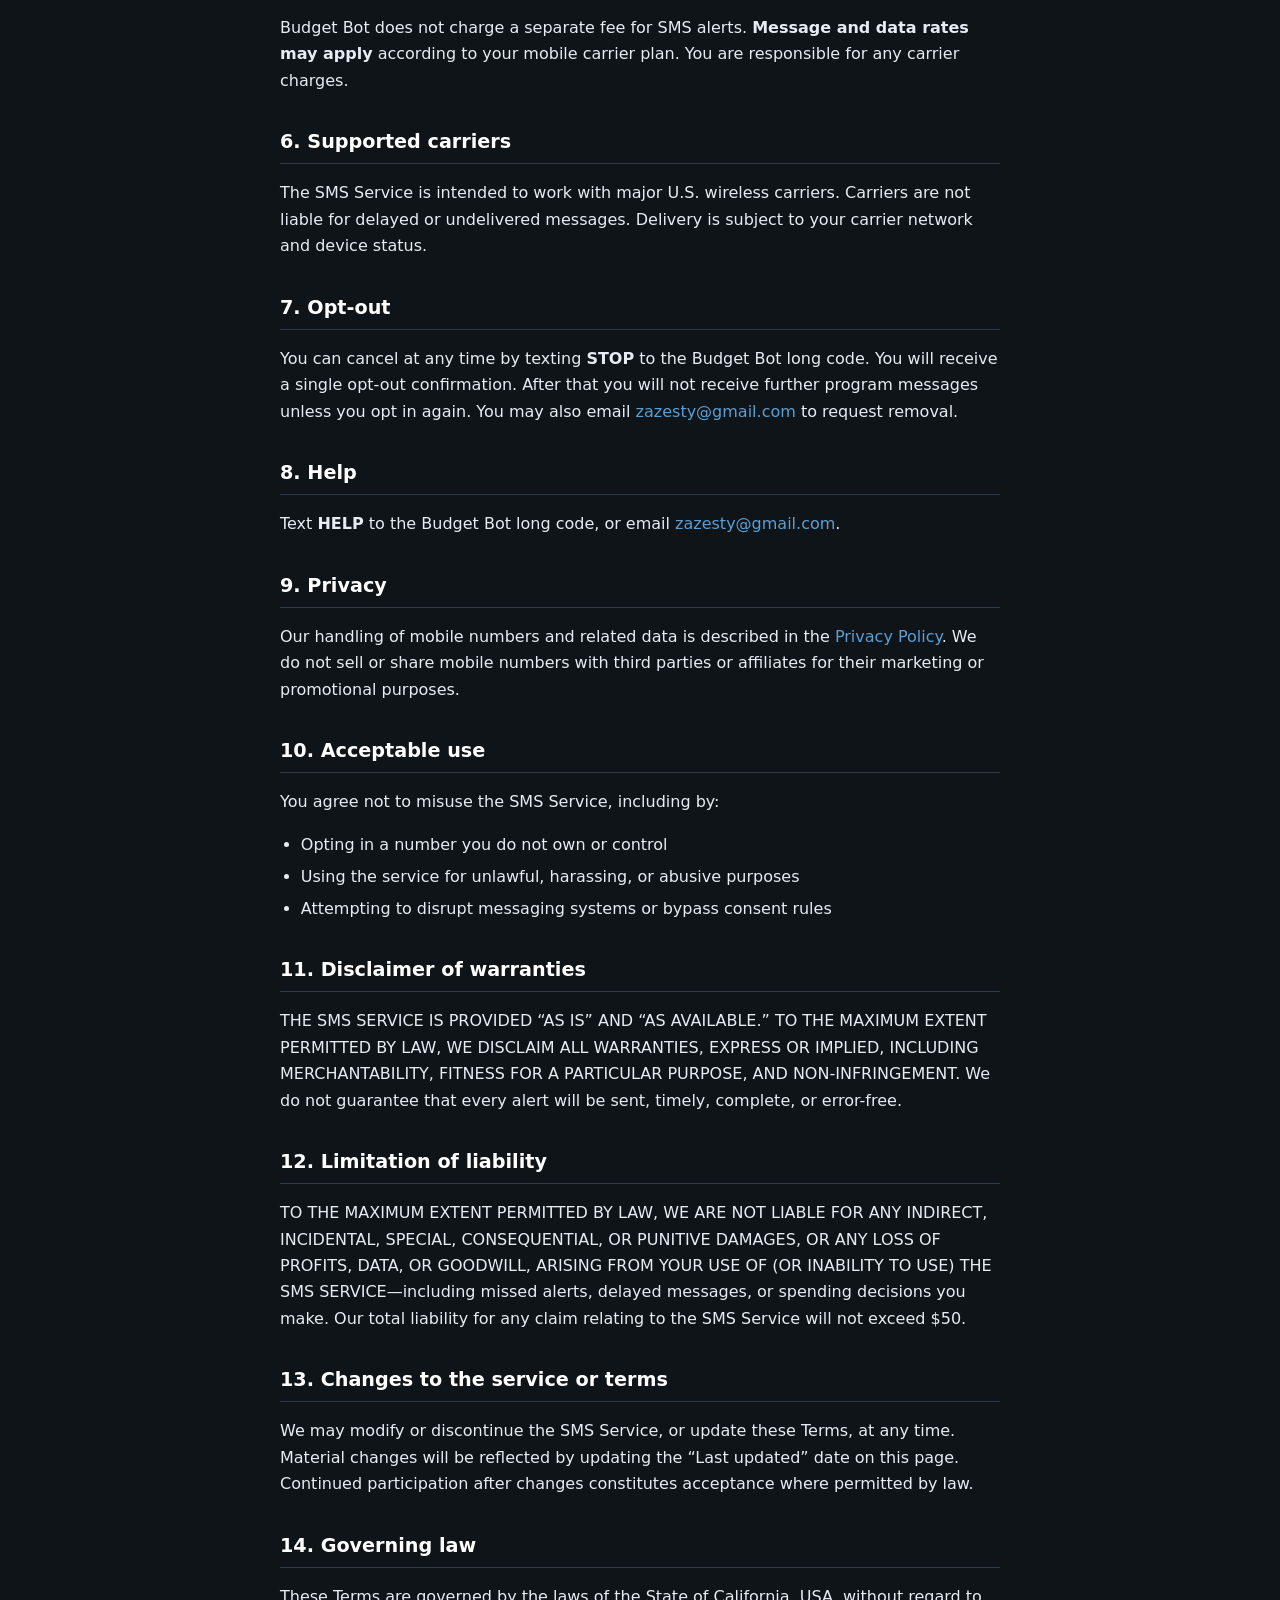
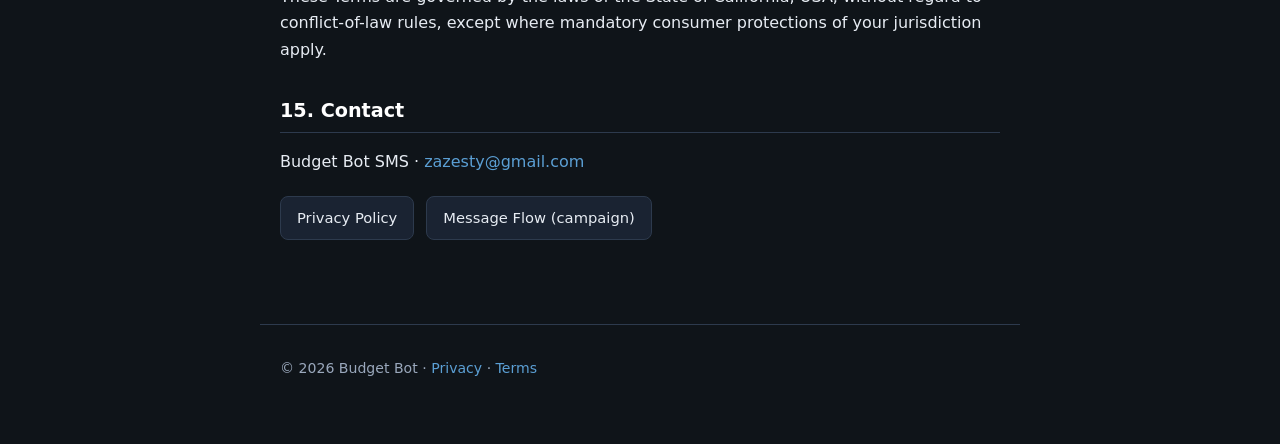
<file: public/budget-bot-sms/terms.html>
<!DOCTYPE html>
<html lang="en">
<head>
  <meta charset="utf-8" />
  <meta name="viewport" content="width=device-width, initial-scale=1" />
  <title>Terms &amp; Conditions — Budget Bot SMS</title>
  <meta name="description" content="Terms and Conditions for Budget Bot SMS budget alert messaging." />
  <link rel="stylesheet" href="styles.css" />
</head>
<body>
  <header class="site">
    <div class="inner">
      <a class="brand" href="index.html">Budget <span>Bot</span></a>
      <nav>
        <a href="privacy.html">Privacy</a>
        <a href="terms.html" class="active">Terms</a>
        <a href="message-flow.html">Message Flow</a>
      </nav>
    </div>
  </header>

  <main class="wrap">
    <div class="badge">SMS program terms</div>
    <h1>Terms &amp; Conditions</h1>
    <p class="meta">
      Effective date: July 27, 2026 · Last updated: July 29, 2026<br />
      Program: <strong>Budget Bot</strong> SMS alerts · Operator: Zavdi (“we,” “us,” or “our”)<br />
      Contact: <a href="mailto:zazesty@gmail.com">zazesty@gmail.com</a><br />
      Public program site: <a href="https://zaz-astra.tail5d74e1.ts.net/budget-bot/">https://zaz-astra.tail5d74e1.ts.net/budget-bot/</a>
    </p>

    <div class="card highlight">
      By opting in to Budget Bot SMS (including by replying <strong>YES</strong> to a confirmation request),
      you agree to these Terms and our <a href="privacy.html">Privacy Policy</a>.
      <strong>Message and data rates may apply.</strong>
      Message frequency varies. Text <strong>STOP</strong> to cancel; text <strong>HELP</strong> for help.
    </div>

    <h2>1. The service</h2>
    <p>
      <strong>Budget Bot</strong> is a personal budget coaching program. The SMS Service sends automated text messages
      related to your budget alerts, which may include:
    </p>
    <ul>
      <li>Hardcap warning (spending near your monthly limit)</li>
      <li>Hardcap breach (spending over your monthly limit)</li>
      <li>Pace warning (spending pace that may risk the hardcap)</li>
      <li>Opt-in, confirmation, HELP, and STOP/service messages required to run the program</li>
    </ul>
    <p>
      Alerts are informational tools only. They are not financial, investment, tax, or legal advice.
      You remain responsible for your own spending decisions.
    </p>

    <h2>2. Eligibility</h2>
    <p>
      You must be the account holder or authorized user of the mobile number you use to opt in,
      and you must be able to form a binding agreement under applicable law.
      The SMS Service is intended for use in the United States.
    </p>

    <h2>3. Opt-in (consent)</h2>
    <p>
      Enrollment uses <strong>double opt-in</strong>:
    </p>
    <ol>
      <li>We send (or you request) an invitation describing the SMS Service.</li>
      <li>You reply <strong>YES</strong> to confirm that you want to receive Budget Bot texts at that number.</li>
      <li>We send a confirmation message. Only after that confirmation are you enrolled for program alerts.</li>
    </ol>
    <p>
      You may also text the keyword <strong>BUDGET</strong> (or <strong>START</strong>) to the Budget Bot long code
      to request enrollment; you will still need to reply <strong>YES</strong> to the confirmation prompt.
    </p>
    <p>
      Consent to receive SMS is <strong>not</strong> a condition of purchasing any goods or services.
      Providing your number and opting in is voluntary.
    </p>

    <h2>4. Message frequency</h2>
    <p>
      <strong>Message frequency varies</strong> based on your spending activity and alert settings.
      Under normal use you should expect <strong>fewer than 10 messages per month</strong>.
      Busy spending periods or testing may increase volume temporarily.
    </p>

    <h2>5. Cost</h2>
    <p>
      Budget Bot does not charge a separate fee for SMS alerts.
      <strong>Message and data rates may apply</strong> according to your mobile carrier plan.
      You are responsible for any carrier charges.
    </p>

    <h2>6. Supported carriers</h2>
    <p>
      The SMS Service is intended to work with major U.S. wireless carriers.
      Carriers are not liable for delayed or undelivered messages.
      Delivery is subject to your carrier network and device status.
    </p>

    <h2>7. Opt-out</h2>
    <p>
      You can cancel at any time by texting <strong>STOP</strong> to the Budget Bot long code.
      You will receive a single opt-out confirmation. After that you will not receive further program messages
      unless you opt in again. You may also email <a href="mailto:zazesty@gmail.com">zazesty@gmail.com</a> to request removal.
    </p>

    <h2>8. Help</h2>
    <p>
      Text <strong>HELP</strong> to the Budget Bot long code, or email
      <a href="mailto:zazesty@gmail.com">zazesty@gmail.com</a>.
    </p>

    <h2>9. Privacy</h2>
    <p>
      Our handling of mobile numbers and related data is described in the
      <a href="privacy.html">Privacy Policy</a>.
      We do not sell or share mobile numbers with third parties or affiliates for their marketing or promotional purposes.
    </p>

    <h2>10. Acceptable use</h2>
    <p>You agree not to misuse the SMS Service, including by:</p>
    <ul>
      <li>Opting in a number you do not own or control</li>
      <li>Using the service for unlawful, harassing, or abusive purposes</li>
      <li>Attempting to disrupt messaging systems or bypass consent rules</li>
    </ul>

    <h2>11. Disclaimer of warranties</h2>
    <p>
      THE SMS SERVICE IS PROVIDED “AS IS” AND “AS AVAILABLE.” TO THE MAXIMUM EXTENT PERMITTED BY LAW,
      WE DISCLAIM ALL WARRANTIES, EXPRESS OR IMPLIED, INCLUDING MERCHANTABILITY, FITNESS FOR A PARTICULAR PURPOSE,
      AND NON-INFRINGEMENT. We do not guarantee that every alert will be sent, timely, complete, or error-free.
    </p>

    <h2>12. Limitation of liability</h2>
    <p>
      TO THE MAXIMUM EXTENT PERMITTED BY LAW, WE ARE NOT LIABLE FOR ANY INDIRECT, INCIDENTAL, SPECIAL,
      CONSEQUENTIAL, OR PUNITIVE DAMAGES, OR ANY LOSS OF PROFITS, DATA, OR GOODWILL, ARISING FROM YOUR USE OF
      (OR INABILITY TO USE) THE SMS SERVICE—including missed alerts, delayed messages, or spending decisions you make.
      Our total liability for any claim relating to the SMS Service will not exceed $50.
    </p>

    <h2>13. Changes to the service or terms</h2>
    <p>
      We may modify or discontinue the SMS Service, or update these Terms, at any time.
      Material changes will be reflected by updating the “Last updated” date on this page.
      Continued participation after changes constitutes acceptance where permitted by law.
    </p>

    <h2>14. Governing law</h2>
    <p>
      These Terms are governed by the laws of the State of California, USA, without regard to conflict-of-law rules,
      except where mandatory consumer protections of your jurisdiction apply.
    </p>

    <h2>15. Contact</h2>
    <p>
      Budget Bot SMS · <a href="mailto:zazesty@gmail.com">zazesty@gmail.com</a>
    </p>

    <div class="links-row">
      <a class="btn" href="privacy.html">Privacy Policy</a>
      <a class="btn" href="message-flow.html">Message Flow (campaign)</a>
    </div>
  </main>

  <footer class="wrap">
    © 2026 Budget Bot · <a href="privacy.html">Privacy</a> · <a href="terms.html">Terms</a>
  </footer>
</body>
</html>
</file>
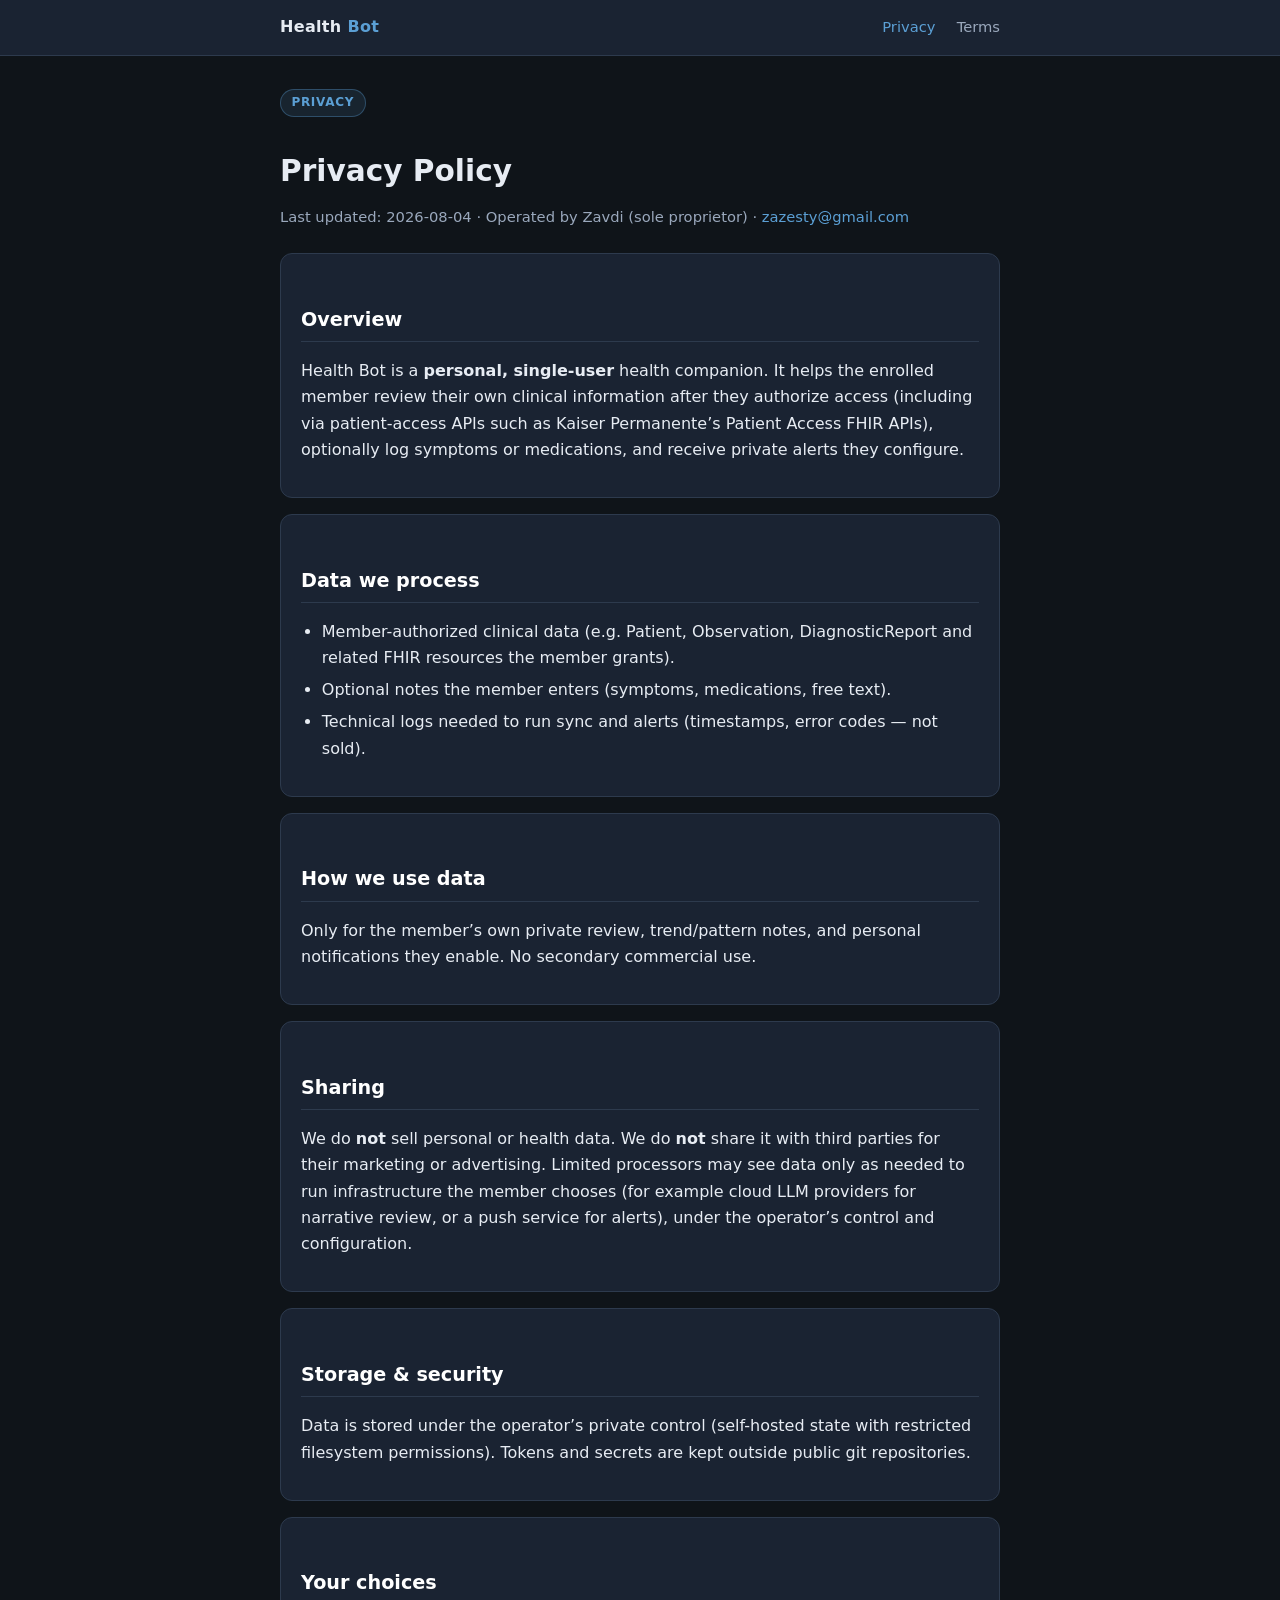
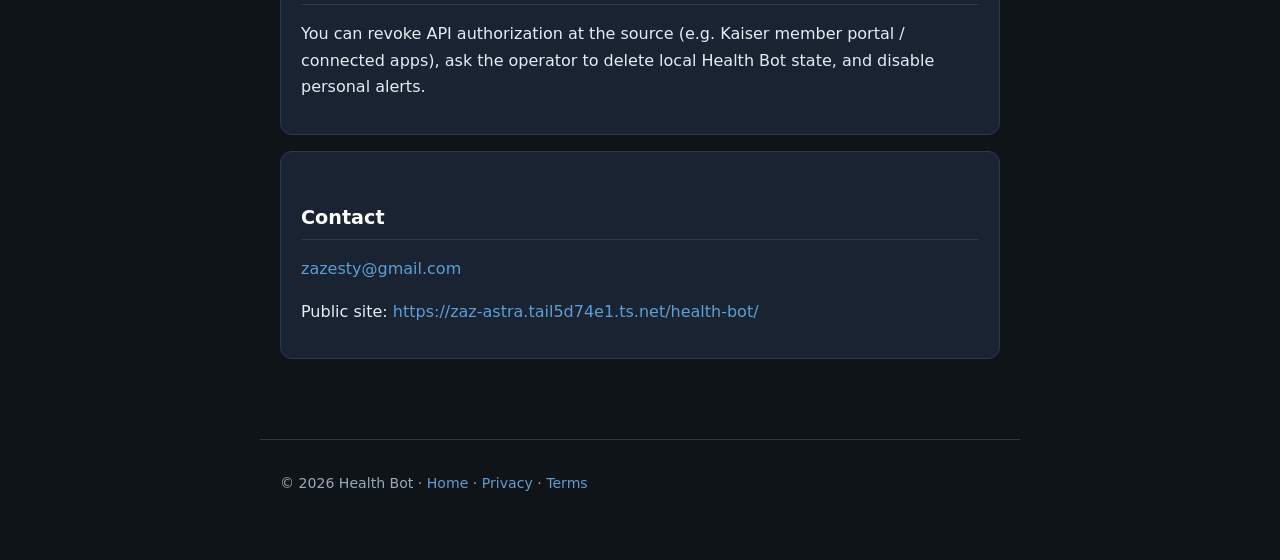
<file: public/health-bot/privacy.html>
<!DOCTYPE html>
<html lang="en">
<head>
  <meta charset="utf-8" />
  <meta name="viewport" content="width=device-width, initial-scale=1" />
  <title>Health Bot — Privacy Policy</title>
  <meta name="description" content="Privacy policy for Health Bot, a personal member-authorized health companion operated by Zavdi." />
  <link rel="stylesheet" href="styles.css" />
</head>
<body>
  <header class="site">
    <div class="inner">
      <a class="brand" href="index.html">Health <span>Bot</span></a>
      <nav>
        <a class="active" href="privacy.html">Privacy</a>
        <a href="terms.html">Terms</a>
      </nav>
    </div>
  </header>

  <main class="wrap">
    <div class="badge">Privacy</div>
    <h1>Privacy Policy</h1>
    <p class="meta">Last updated: 2026-08-04 · Operated by Zavdi (sole proprietor) ·
      <a href="mailto:zazesty@gmail.com">zazesty@gmail.com</a>
    </p>

    <div class="card">
      <h2>Overview</h2>
      <p>
        Health Bot is a <strong>personal, single-user</strong> health companion.
        It helps the enrolled member review their own clinical information after
        they authorize access (including via patient-access APIs such as Kaiser
        Permanente’s Patient Access FHIR APIs), optionally log symptoms or medications,
        and receive private alerts they configure.
      </p>
    </div>

    <div class="card">
      <h2>Data we process</h2>
      <ul>
        <li>Member-authorized clinical data (e.g. Patient, Observation, DiagnosticReport and related FHIR resources the member grants).</li>
        <li>Optional notes the member enters (symptoms, medications, free text).</li>
        <li>Technical logs needed to run sync and alerts (timestamps, error codes — not sold).</li>
      </ul>
    </div>

    <div class="card">
      <h2>How we use data</h2>
      <p>Only for the member’s own private review, trend/pattern notes, and personal notifications they enable. No secondary commercial use.</p>
    </div>

    <div class="card">
      <h2>Sharing</h2>
      <p>
        We do <strong>not</strong> sell personal or health data.
        We do <strong>not</strong> share it with third parties for their marketing or advertising.
        Limited processors may see data only as needed to run infrastructure the member chooses
        (for example cloud LLM providers for narrative review, or a push service for alerts),
        under the operator’s control and configuration.
      </p>
    </div>

    <div class="card">
      <h2>Storage &amp; security</h2>
      <p>
        Data is stored under the operator’s private control (self-hosted state with restricted
        filesystem permissions). Tokens and secrets are kept outside public git repositories.
      </p>
    </div>

    <div class="card">
      <h2>Your choices</h2>
      <p>
        You can revoke API authorization at the source (e.g. Kaiser member portal / connected apps),
        ask the operator to delete local Health Bot state, and disable personal alerts.
      </p>
    </div>

    <div class="card">
      <h2>Contact</h2>
      <p><a href="mailto:zazesty@gmail.com">zazesty@gmail.com</a></p>
      <p>Public site: <a href="https://zaz-astra.tail5d74e1.ts.net/health-bot/">https://zaz-astra.tail5d74e1.ts.net/health-bot/</a></p>
    </div>
  </main>

  <footer class="wrap">
    © 2026 Health Bot · <a href="index.html">Home</a> · <a href="privacy.html">Privacy</a> · <a href="terms.html">Terms</a>
  </footer>
</body>
</html>
</file>
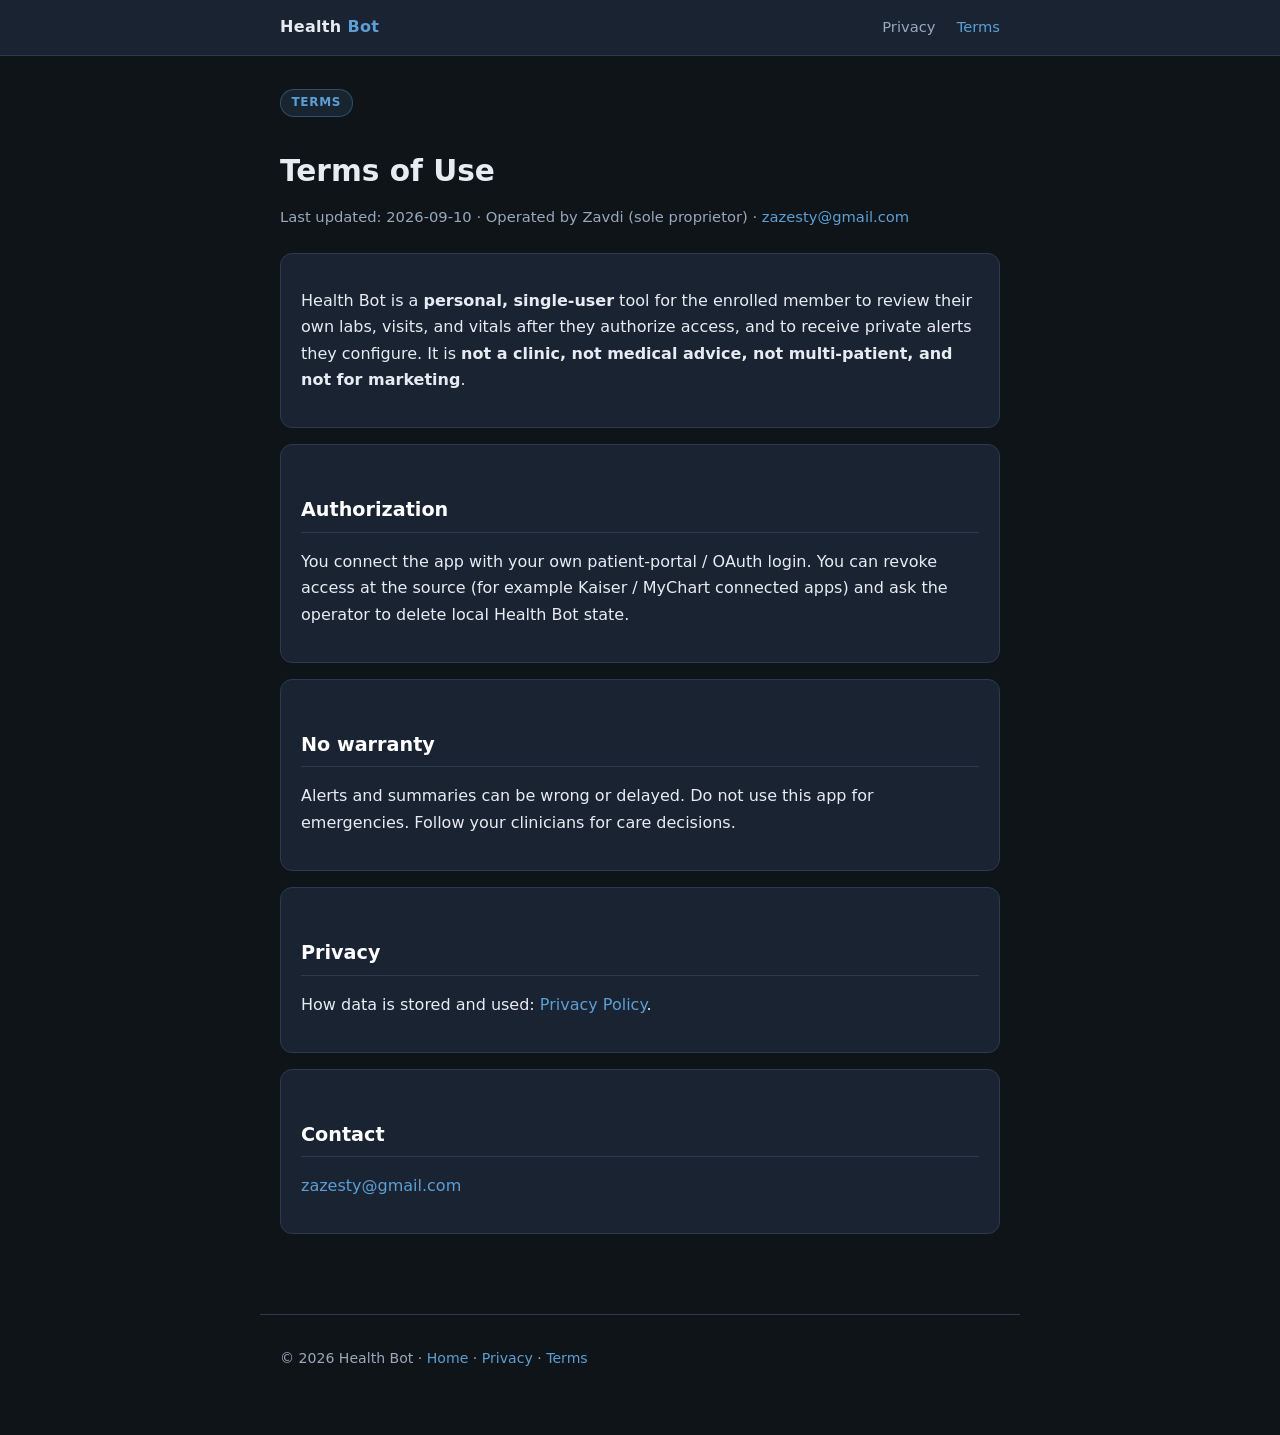
<file: public/health-bot/terms.html>
<!DOCTYPE html>
<html lang="en">
<head>
  <meta charset="utf-8" />
  <meta name="viewport" content="width=device-width, initial-scale=1" />
  <title>Health Bot — Terms</title>
  <meta name="description" content="Terms for Health Bot, a personal member-authorized health companion operated by Zavdi." />
  <link rel="stylesheet" href="styles.css" />
</head>
<body>
  <header class="site">
    <div class="inner">
      <a class="brand" href="index.html">Health <span>Bot</span></a>
      <nav>
        <a href="privacy.html">Privacy</a>
        <a class="active" href="terms.html">Terms</a>
      </nav>
    </div>
  </header>

  <main class="wrap">
    <div class="badge">Terms</div>
    <h1>Terms of Use</h1>
    <p class="meta">Last updated: 2026-09-10 · Operated by Zavdi (sole proprietor) ·
      <a href="mailto:zazesty@gmail.com">zazesty@gmail.com</a>
    </p>

    <div class="card">
      <p>
        Health Bot is a <strong>personal, single-user</strong> tool for the enrolled
        member to review their own labs, visits, and vitals after they authorize
        access, and to receive private alerts they configure. It is
        <strong>not a clinic, not medical advice, not multi-patient, and not for marketing</strong>.
      </p>
    </div>

    <div class="card">
      <h2>Authorization</h2>
      <p>
        You connect the app with your own patient-portal / OAuth login. You can
        revoke access at the source (for example Kaiser / MyChart connected apps)
        and ask the operator to delete local Health Bot state.
      </p>
    </div>

    <div class="card">
      <h2>No warranty</h2>
      <p>
        Alerts and summaries can be wrong or delayed. Do not use this app for
        emergencies. Follow your clinicians for care decisions.
      </p>
    </div>

    <div class="card">
      <h2>Privacy</h2>
      <p>How data is stored and used: <a href="privacy.html">Privacy Policy</a>.</p>
    </div>

    <div class="card">
      <h2>Contact</h2>
      <p><a href="mailto:zazesty@gmail.com">zazesty@gmail.com</a></p>
    </div>
  </main>

  <footer class="wrap">
    © 2026 Health Bot · <a href="index.html">Home</a> · <a href="privacy.html">Privacy</a> · <a href="terms.html">Terms</a>
  </footer>
</body>
</html>
</file>
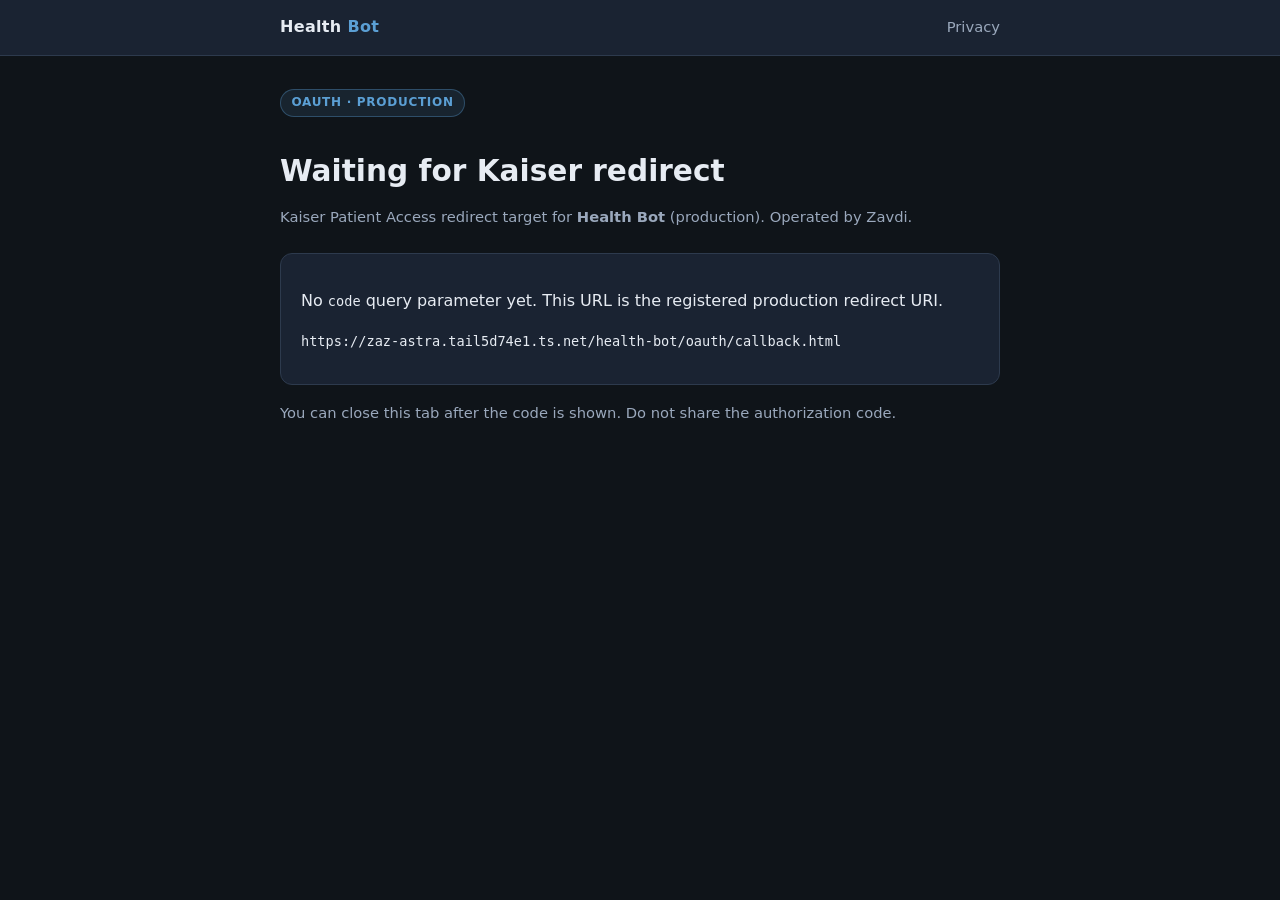
<file: public/health-bot/oauth/callback.html>
<!DOCTYPE html>
<html lang="en">
<head>
  <meta charset="utf-8" />
  <meta name="viewport" content="width=device-width, initial-scale=1" />
  <title>Health Bot — OAuth callback (production)</title>
  <link rel="stylesheet" href="../styles.css" />
  <style>
    code, .mono { font-family: ui-monospace, SFMono-Regular, Menlo, monospace; font-size: 0.85rem; word-break: break-all; }
    .ok { color: var(--ok); }
    .err { color: #f07178; }
    pre.box { background: var(--surface); border: 1px solid var(--border); padding: 1rem; border-radius: 8px; overflow-x: auto; }
  </style>
</head>
<body>
  <header class="site">
    <div class="inner">
      <a class="brand" href="../index.html">Health <span>Bot</span></a>
      <nav><a href="../privacy.html">Privacy</a></nav>
    </div>
  </header>
  <main class="wrap">
    <div class="badge">OAuth · production</div>
    <h1 id="title">Completing sign-in…</h1>
    <p class="meta">Kaiser Patient Access redirect target for <strong>Health Bot</strong> (production). Operated by Zavdi.</p>
    <div class="card" id="result">
      <p>Reading authorization response…</p>
    </div>
    <p class="meta">You can close this tab after the code is shown. Do not share the authorization code.</p>
  </main>
  <script>
    (function () {
      const params = new URLSearchParams(window.location.search);
      const err = params.get("error");
      const desc = params.get("error_description") || params.get("error_uri") || "";
      const code = params.get("code");
      const state = params.get("state");
      const el = document.getElementById("result");
      const title = document.getElementById("title");
      if (err) {
        title.textContent = "Authorization failed";
        title.className = "err";
        el.innerHTML = "<p class='err'><strong>error:</strong> <span class='mono'>" + err +
          "</span></p><p class='mono'>" + (desc || "") + "</p>";
        return;
      }
      if (!code) {
        title.textContent = "Waiting for Kaiser redirect";
        el.innerHTML = "<p>No <code>code</code> query parameter yet. This URL is the registered production redirect URI.</p>" +
          "<p class='mono'>https://zaz-astra.tail5d74e1.ts.net/health-bot/oauth/callback.html</p>";
        return;
      }
      title.textContent = "Authorization received";
      title.className = "ok";
      el.innerHTML =
        "<p class='ok'>Kaiser redirected successfully. Keep this code private.</p>" +
        "<p><strong>code</strong></p><pre class='box mono' id='code'></pre>" +
        (state ? "<p><strong>state</strong></p><pre class='box mono' id='state'></pre>" : "") +
        "<p class='meta'>Next: exchange code for tokens on-box (Health Bot CLI) — never paste into chat logs.</p>";
      document.getElementById("code").textContent = code;
      if (state) document.getElementById("state").textContent = state;
      // Optional: hand off to local capture service if running (same machine only via funnel proxy later)
      try {
        fetch("/health-bot/oauth/capture", {
          method: "POST",
          headers: { "Content-Type": "application/json" },
          body: JSON.stringify({ env: "production", code: code, state: state, ts: new Date().toISOString() })
        }).catch(function () {});
      } catch (e) {}
    })();
  </script>
</body>
</html>
</file>
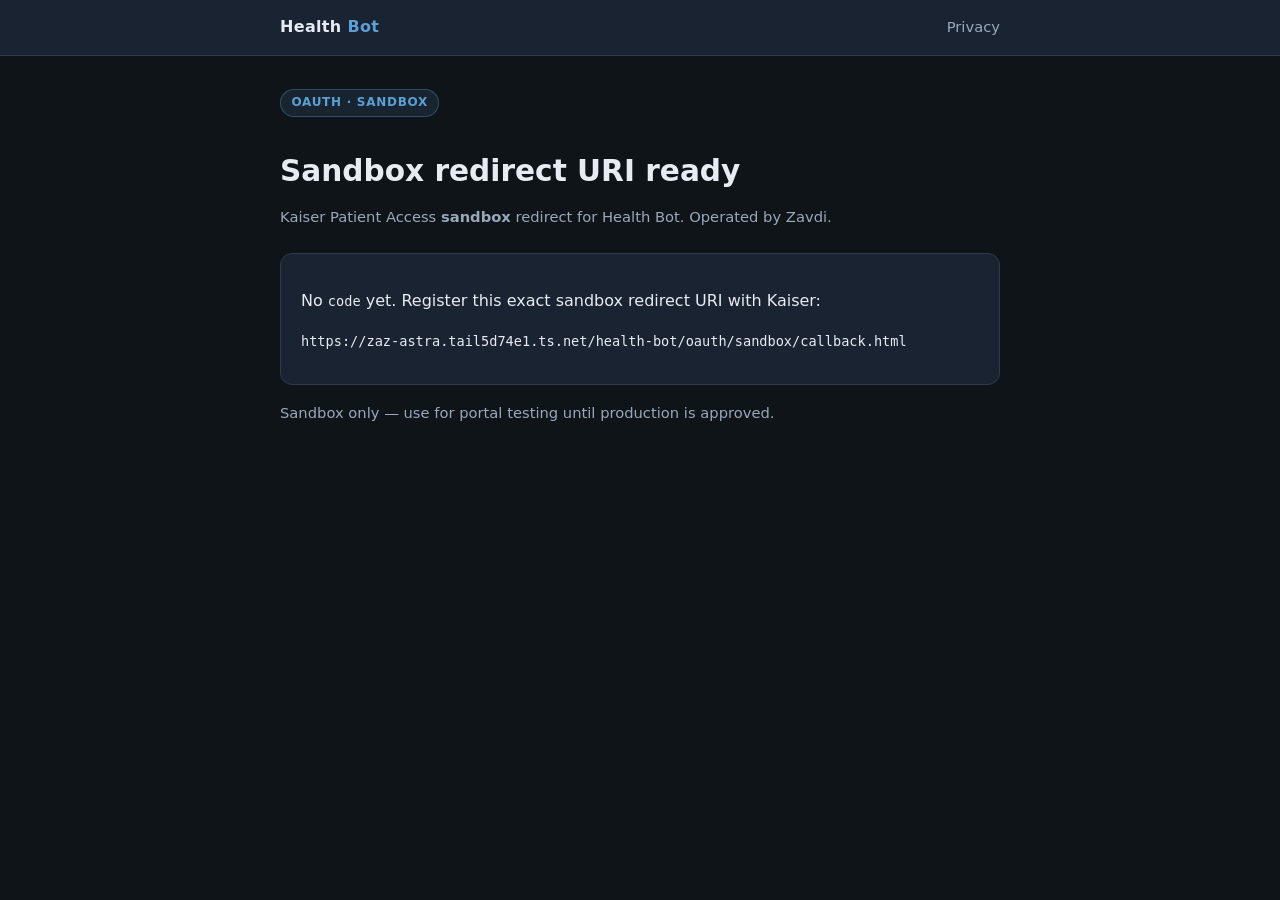
<file: public/health-bot/oauth/sandbox/callback.html>
<!DOCTYPE html>
<html lang="en">
<head>
  <meta charset="utf-8" />
  <meta name="viewport" content="width=device-width, initial-scale=1" />
  <title>Health Bot — OAuth callback (sandbox)</title>
  <link rel="stylesheet" href="../../styles.css" />
  <style>
    code, .mono { font-family: ui-monospace, SFMono-Regular, Menlo, monospace; font-size: 0.85rem; word-break: break-all; }
    .ok { color: var(--ok); }
    .err { color: #f07178; }
    pre.box { background: var(--surface); border: 1px solid var(--border); padding: 1rem; border-radius: 8px; overflow-x: auto; }
  </style>
</head>
<body>
  <header class="site">
    <div class="inner">
      <a class="brand" href="../../index.html">Health <span>Bot</span></a>
      <nav><a href="../../privacy.html">Privacy</a></nav>
    </div>
  </header>
  <main class="wrap">
    <div class="badge">OAuth · sandbox</div>
    <h1 id="title">Completing sandbox sign-in…</h1>
    <p class="meta">Kaiser Patient Access <strong>sandbox</strong> redirect for Health Bot. Operated by Zavdi.</p>
    <div class="card" id="result">
      <p>Reading authorization response…</p>
    </div>
    <p class="meta">Sandbox only — use for portal testing until production is approved.</p>
  </main>
  <script>
    (function () {
      const params = new URLSearchParams(window.location.search);
      const err = params.get("error");
      const desc = params.get("error_description") || params.get("error_uri") || "";
      const code = params.get("code");
      const state = params.get("state");
      const el = document.getElementById("result");
      const title = document.getElementById("title");
      if (err) {
        title.textContent = "Sandbox authorization failed";
        title.className = "err";
        el.innerHTML = "<p class='err'><strong>error:</strong> <span class='mono'>" + err +
          "</span></p><p class='mono'>" + (desc || "") + "</p>";
        return;
      }
      if (!code) {
        title.textContent = "Sandbox redirect URI ready";
        el.innerHTML = "<p>No <code>code</code> yet. Register this exact sandbox redirect URI with Kaiser:</p>" +
          "<p class='mono'>https://zaz-astra.tail5d74e1.ts.net/health-bot/oauth/sandbox/callback.html</p>";
        return;
      }
      title.textContent = "Sandbox authorization received";
      title.className = "ok";
      el.innerHTML =
        "<p class='ok'>Sandbox redirect OK. Keep the code private.</p>" +
        "<p><strong>code</strong></p><pre class='box mono' id='code'></pre>" +
        (state ? "<p><strong>state</strong></p><pre class='box mono' id='state'></pre>" : "") +
        "<p class='meta'>Exchange on-box only; do not paste codes into chats or GitHub.</p>";
      document.getElementById("code").textContent = code;
      if (state) document.getElementById("state").textContent = state;
    })();
  </script>
</body>
</html>
</file>
<file: public/budget-bot-sms/styles.css>
:root {
  --bg: #0f1419;
  --surface: #1a2332;
  --border: #2d3a4d;
  --text: #e7ecf3;
  --muted: #9aa8bc;
  --accent: #5b9fd4;
  --accent-soft: rgba(91, 159, 212, 0.12);
  --ok: #3ecf8e;
  --warn: #e8b84a;
}

* { box-sizing: border-box; }

html { scroll-behavior: smooth; }

body {
  margin: 0;
  font-family: "Segoe UI", system-ui, -apple-system, sans-serif;
  background: var(--bg);
  color: var(--text);
  line-height: 1.65;
  font-size: 16px;
}

a { color: var(--accent); text-decoration: none; }
a:hover { text-decoration: underline; }

.wrap {
  max-width: 760px;
  margin: 0 auto;
  padding: 2rem 1.25rem 4rem;
}

header.site {
  border-bottom: 1px solid var(--border);
  background: var(--surface);
  position: sticky;
  top: 0;
  z-index: 10;
}

header.site .inner {
  max-width: 760px;
  margin: 0 auto;
  padding: 0.9rem 1.25rem;
  display: flex;
  flex-wrap: wrap;
  gap: 0.75rem 1.25rem;
  align-items: center;
  justify-content: space-between;
}

.brand {
  font-weight: 700;
  letter-spacing: 0.02em;
  color: var(--text);
  text-decoration: none;
}

.brand span { color: var(--accent); }

nav a {
  color: var(--muted);
  margin-left: 1rem;
  font-size: 0.92rem;
}

nav a:hover, nav a.active { color: var(--accent); }

h1 {
  font-size: 1.85rem;
  line-height: 1.25;
  margin: 1.5rem 0 0.5rem;
}

h2 {
  font-size: 1.2rem;
  margin: 2rem 0 0.6rem;
  padding-bottom: 0.35rem;
  border-bottom: 1px solid var(--border);
  color: #fff;
}

h3 {
  font-size: 1.05rem;
  margin: 1.4rem 0 0.4rem;
  color: #fff;
}

.meta {
  color: var(--muted);
  font-size: 0.92rem;
  margin-bottom: 1.5rem;
}

p, li { color: var(--text); }
ul, ol { padding-left: 1.3rem; }
li { margin: 0.35rem 0; }

.card {
  background: var(--surface);
  border: 1px solid var(--border);
  border-radius: 12px;
  padding: 1.1rem 1.25rem;
  margin: 1rem 0;
}

.card.highlight {
  border-color: var(--accent);
  background: var(--accent-soft);
}

.badge {
  display: inline-block;
  font-size: 0.75rem;
  font-weight: 600;
  text-transform: uppercase;
  letter-spacing: 0.06em;
  color: var(--accent);
  background: var(--accent-soft);
  border: 1px solid rgba(91, 159, 212, 0.35);
  border-radius: 999px;
  padding: 0.2rem 0.65rem;
  margin-bottom: 0.75rem;
}

.sms {
  font-family: ui-monospace, "SF Mono", Menlo, Consolas, monospace;
  font-size: 0.9rem;
  white-space: pre-wrap;
  background: #0b1016;
  border: 1px solid var(--border);
  border-radius: 10px;
  padding: 1rem 1.1rem;
  color: #d5e4f5;
  margin: 0.6rem 0 1rem;
}

.flow-step {
  display: grid;
  grid-template-columns: 2.5rem 1fr;
  gap: 0.75rem;
  margin: 1rem 0;
  align-items: start;
}

.step-num {
  width: 2.5rem;
  height: 2.5rem;
  border-radius: 50%;
  background: var(--accent-soft);
  border: 1px solid rgba(91, 159, 212, 0.4);
  color: var(--accent);
  display: flex;
  align-items: center;
  justify-content: center;
  font-weight: 700;
}

table {
  width: 100%;
  border-collapse: collapse;
  margin: 1rem 0;
  font-size: 0.95rem;
}

th, td {
  border: 1px solid var(--border);
  padding: 0.65rem 0.8rem;
  text-align: left;
  vertical-align: top;
}

th {
  background: var(--surface);
  color: var(--muted);
  font-weight: 600;
  width: 32%;
}

footer {
  margin-top: 3rem;
  padding-top: 1.25rem;
  border-top: 1px solid var(--border);
  color: var(--muted);
  font-size: 0.88rem;
}

.links-row {
  display: flex;
  flex-wrap: wrap;
  gap: 0.75rem;
  margin: 1.25rem 0;
}

.btn {
  display: inline-block;
  padding: 0.55rem 1rem;
  border-radius: 8px;
  border: 1px solid var(--border);
  background: var(--surface);
  color: var(--text);
  text-decoration: none;
  font-size: 0.92rem;
}

.btn:hover { border-color: var(--accent); text-decoration: none; color: var(--accent); }

.btn.primary {
  background: var(--accent);
  border-color: var(--accent);
  color: #0b1016;
  font-weight: 600;
}

.btn.primary:hover { filter: brightness(1.08); color: #0b1016; }

@media print {
  body { background: #fff; color: #111; }
  header.site { position: static; background: #fff; border-color: #ccc; }
  .card, .sms { background: #f7f7f7; color: #111; border-color: #ccc; }
  a { color: #0645ad; }
  h2, h3, .brand { color: #111; }
}
</file>
<file: public/health-bot/styles.css>
:root {
  --bg: #0f1419;
  --surface: #1a2332;
  --border: #2d3a4d;
  --text: #e7ecf3;
  --muted: #9aa8bc;
  --accent: #5b9fd4;
  --accent-soft: rgba(91, 159, 212, 0.12);
  --ok: #3ecf8e;
  --warn: #e8b84a;
}

* { box-sizing: border-box; }

html { scroll-behavior: smooth; }

body {
  margin: 0;
  font-family: "Segoe UI", system-ui, -apple-system, sans-serif;
  background: var(--bg);
  color: var(--text);
  line-height: 1.65;
  font-size: 16px;
}

a { color: var(--accent); text-decoration: none; }
a:hover { text-decoration: underline; }

.wrap {
  max-width: 760px;
  margin: 0 auto;
  padding: 2rem 1.25rem 4rem;
}

header.site {
  border-bottom: 1px solid var(--border);
  background: var(--surface);
  position: sticky;
  top: 0;
  z-index: 10;
}

header.site .inner {
  max-width: 760px;
  margin: 0 auto;
  padding: 0.9rem 1.25rem;
  display: flex;
  flex-wrap: wrap;
  gap: 0.75rem 1.25rem;
  align-items: center;
  justify-content: space-between;
}

.brand {
  font-weight: 700;
  letter-spacing: 0.02em;
  color: var(--text);
  text-decoration: none;
}

.brand span { color: var(--accent); }

nav a {
  color: var(--muted);
  margin-left: 1rem;
  font-size: 0.92rem;
}

nav a:hover, nav a.active { color: var(--accent); }

h1 {
  font-size: 1.85rem;
  line-height: 1.25;
  margin: 1.5rem 0 0.5rem;
}

h2 {
  font-size: 1.2rem;
  margin: 2rem 0 0.6rem;
  padding-bottom: 0.35rem;
  border-bottom: 1px solid var(--border);
  color: #fff;
}

h3 {
  font-size: 1.05rem;
  margin: 1.4rem 0 0.4rem;
  color: #fff;
}

.meta {
  color: var(--muted);
  font-size: 0.92rem;
  margin-bottom: 1.5rem;
}

p, li { color: var(--text); }
ul, ol { padding-left: 1.3rem; }
li { margin: 0.35rem 0; }

.card {
  background: var(--surface);
  border: 1px solid var(--border);
  border-radius: 12px;
  padding: 1.1rem 1.25rem;
  margin: 1rem 0;
}

.card.highlight {
  border-color: var(--accent);
  background: var(--accent-soft);
}

.badge {
  display: inline-block;
  font-size: 0.75rem;
  font-weight: 600;
  text-transform: uppercase;
  letter-spacing: 0.06em;
  color: var(--accent);
  background: var(--accent-soft);
  border: 1px solid rgba(91, 159, 212, 0.35);
  border-radius: 999px;
  padding: 0.2rem 0.65rem;
  margin-bottom: 0.75rem;
}

.sms {
  font-family: ui-monospace, "SF Mono", Menlo, Consolas, monospace;
  font-size: 0.9rem;
  white-space: pre-wrap;
  background: #0b1016;
  border: 1px solid var(--border);
  border-radius: 10px;
  padding: 1rem 1.1rem;
  color: #d5e4f5;
  margin: 0.6rem 0 1rem;
}

.flow-step {
  display: grid;
  grid-template-columns: 2.5rem 1fr;
  gap: 0.75rem;
  margin: 1rem 0;
  align-items: start;
}

.step-num {
  width: 2.5rem;
  height: 2.5rem;
  border-radius: 50%;
  background: var(--accent-soft);
  border: 1px solid rgba(91, 159, 212, 0.4);
  color: var(--accent);
  display: flex;
  align-items: center;
  justify-content: center;
  font-weight: 700;
}

table {
  width: 100%;
  border-collapse: collapse;
  margin: 1rem 0;
  font-size: 0.95rem;
}

th, td {
  border: 1px solid var(--border);
  padding: 0.65rem 0.8rem;
  text-align: left;
  vertical-align: top;
}

th {
  background: var(--surface);
  color: var(--muted);
  font-weight: 600;
  width: 32%;
}

footer {
  margin-top: 3rem;
  padding-top: 1.25rem;
  border-top: 1px solid var(--border);
  color: var(--muted);
  font-size: 0.88rem;
}

.links-row {
  display: flex;
  flex-wrap: wrap;
  gap: 0.75rem;
  margin: 1.25rem 0;
}

.btn {
  display: inline-block;
  padding: 0.55rem 1rem;
  border-radius: 8px;
  border: 1px solid var(--border);
  background: var(--surface);
  color: var(--text);
  text-decoration: none;
  font-size: 0.92rem;
}

.btn:hover { border-color: var(--accent); text-decoration: none; color: var(--accent); }

.btn.primary {
  background: var(--accent);
  border-color: var(--accent);
  color: #0b1016;
  font-weight: 600;
}

.btn.primary:hover { filter: brightness(1.08); color: #0b1016; }

@media print {
  body { background: #fff; color: #111; }
  header.site { position: static; background: #fff; border-color: #ccc; }
  .card, .sms { background: #f7f7f7; color: #111; border-color: #ccc; }
  a { color: #0645ad; }
  h2, h3, .brand { color: #111; }
}
</file>
